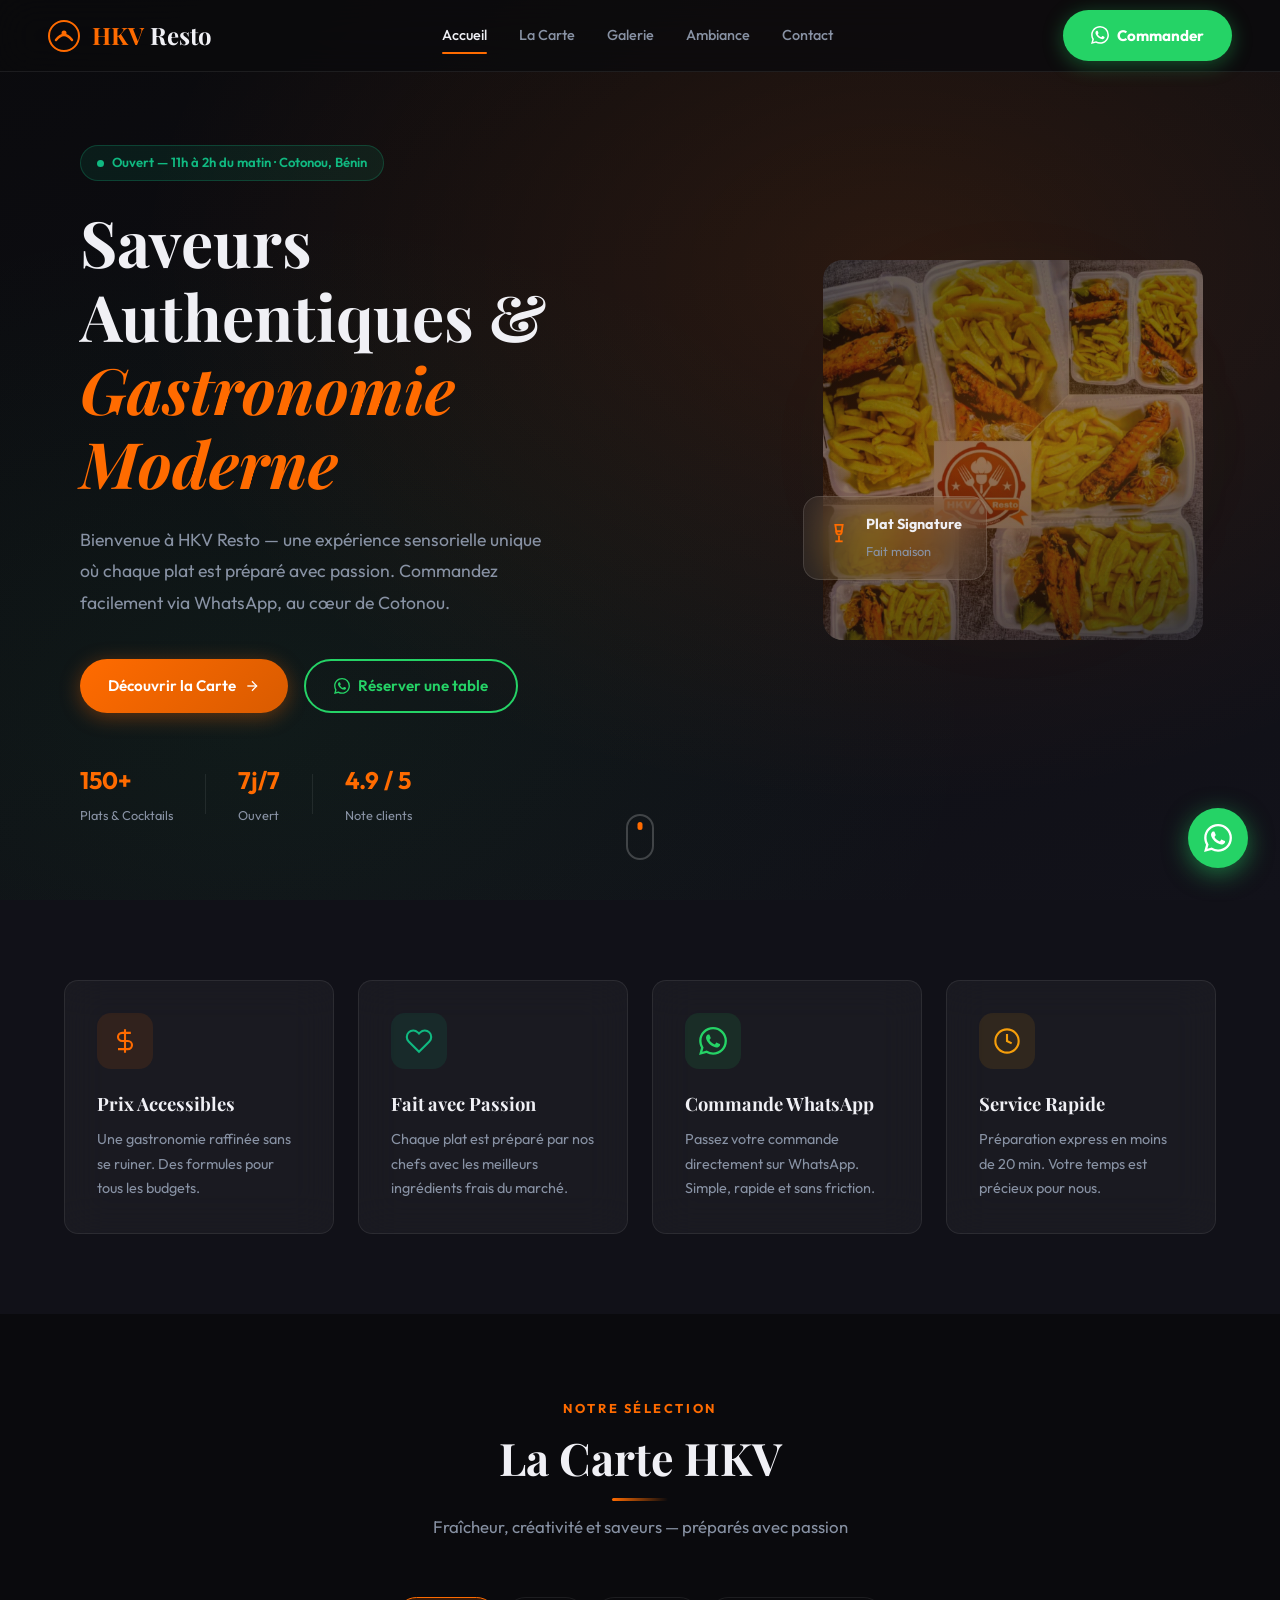
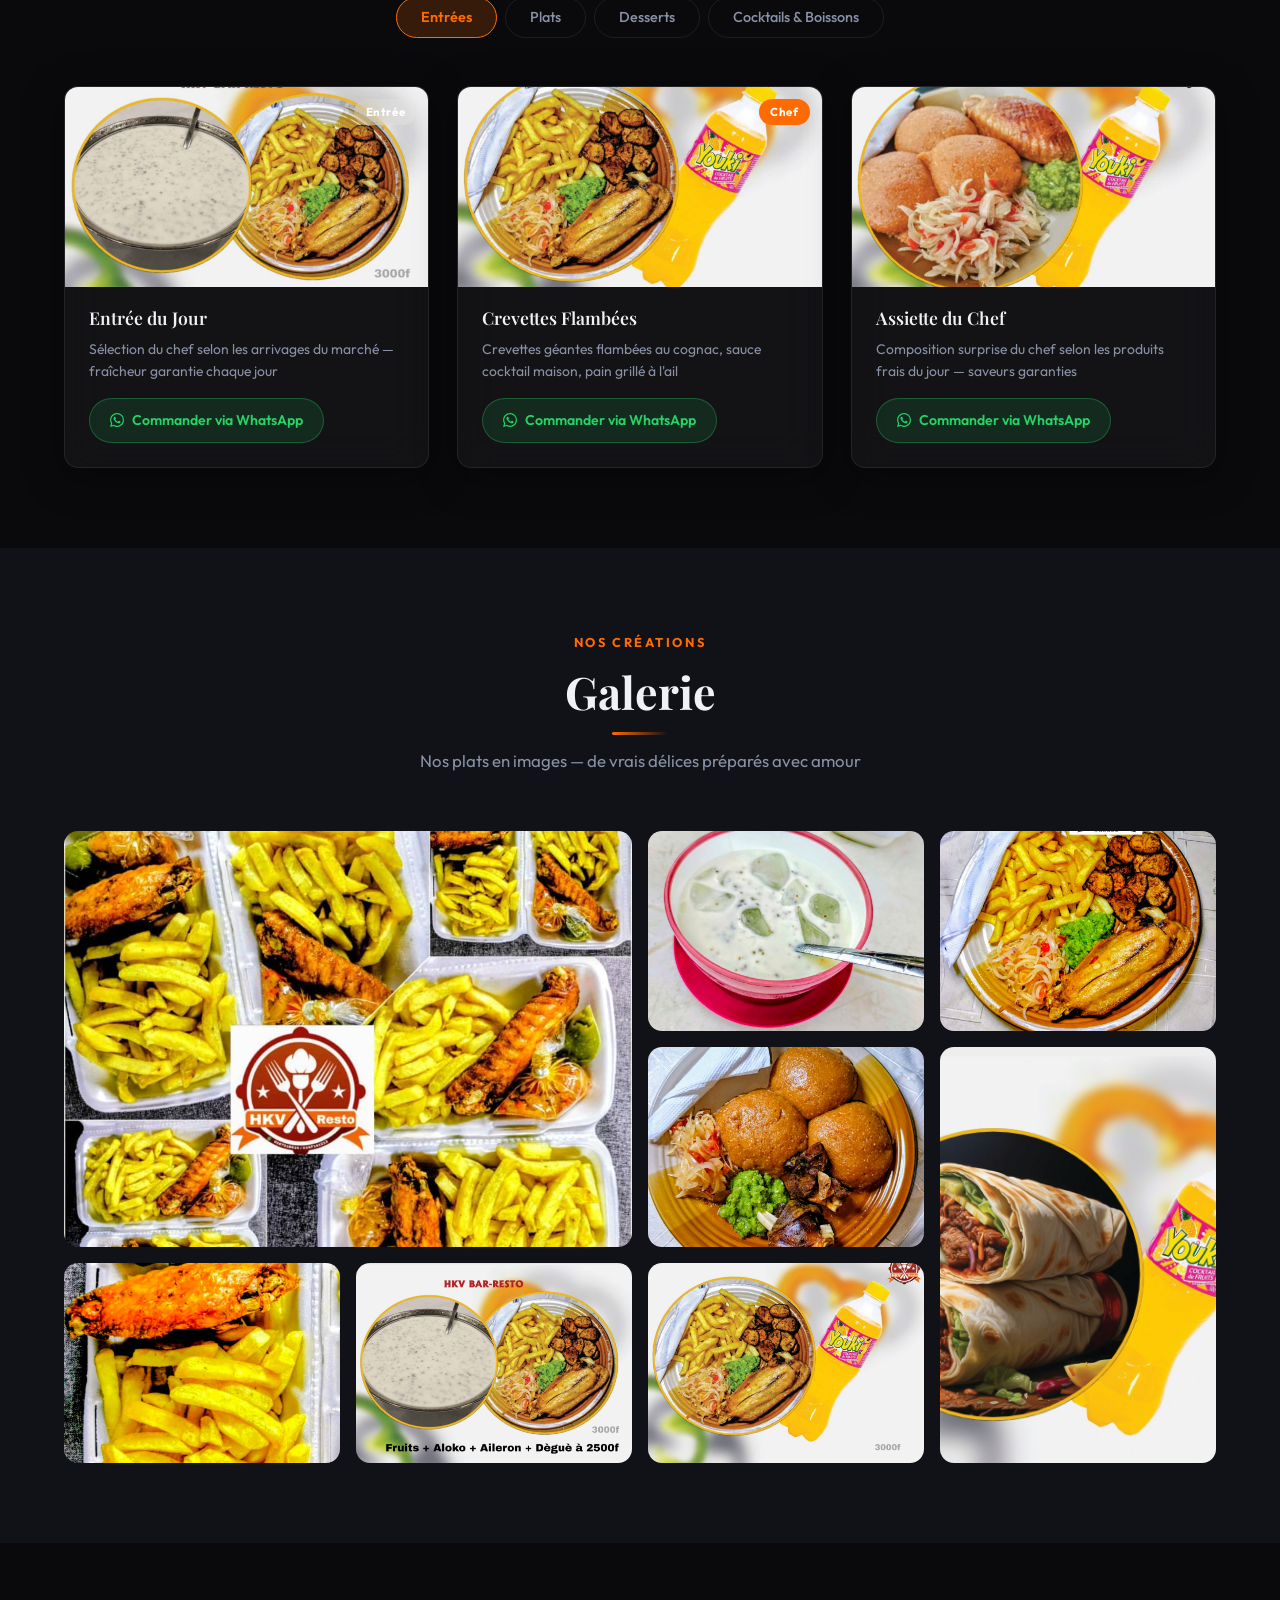
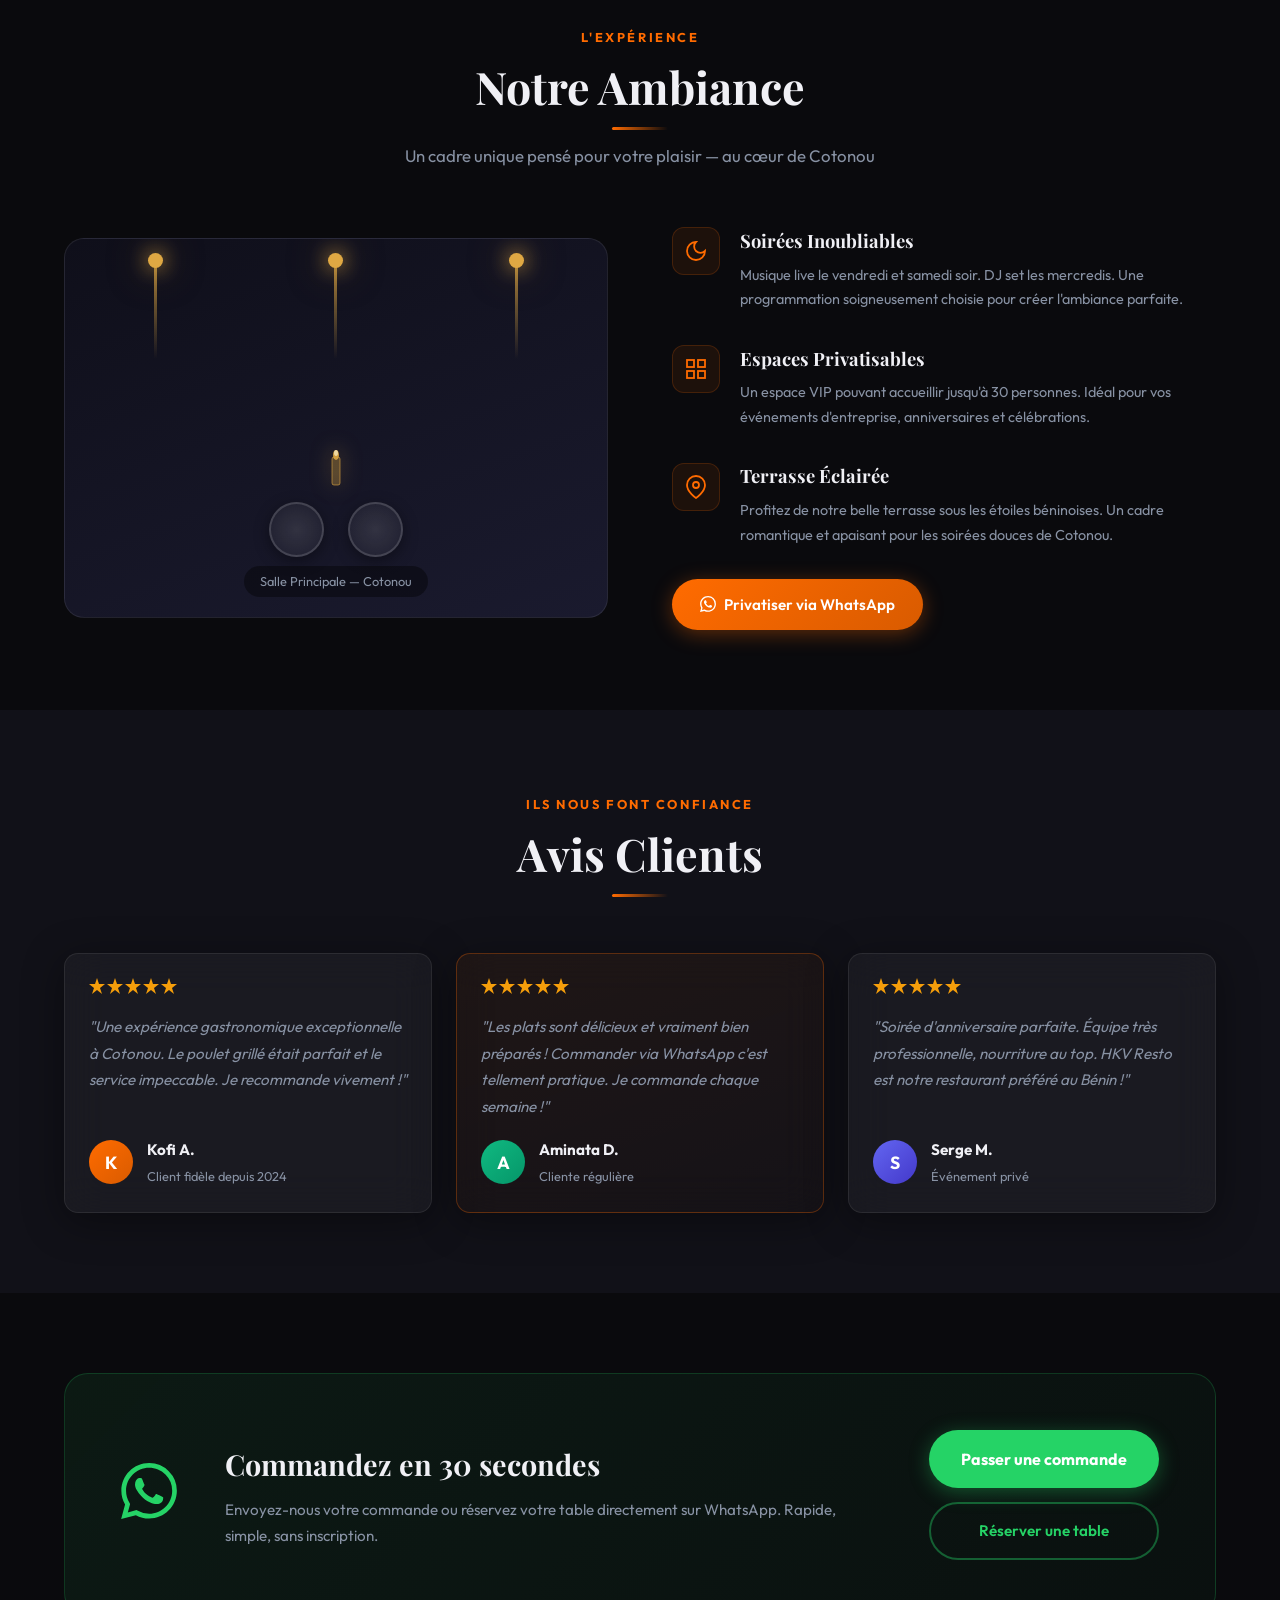
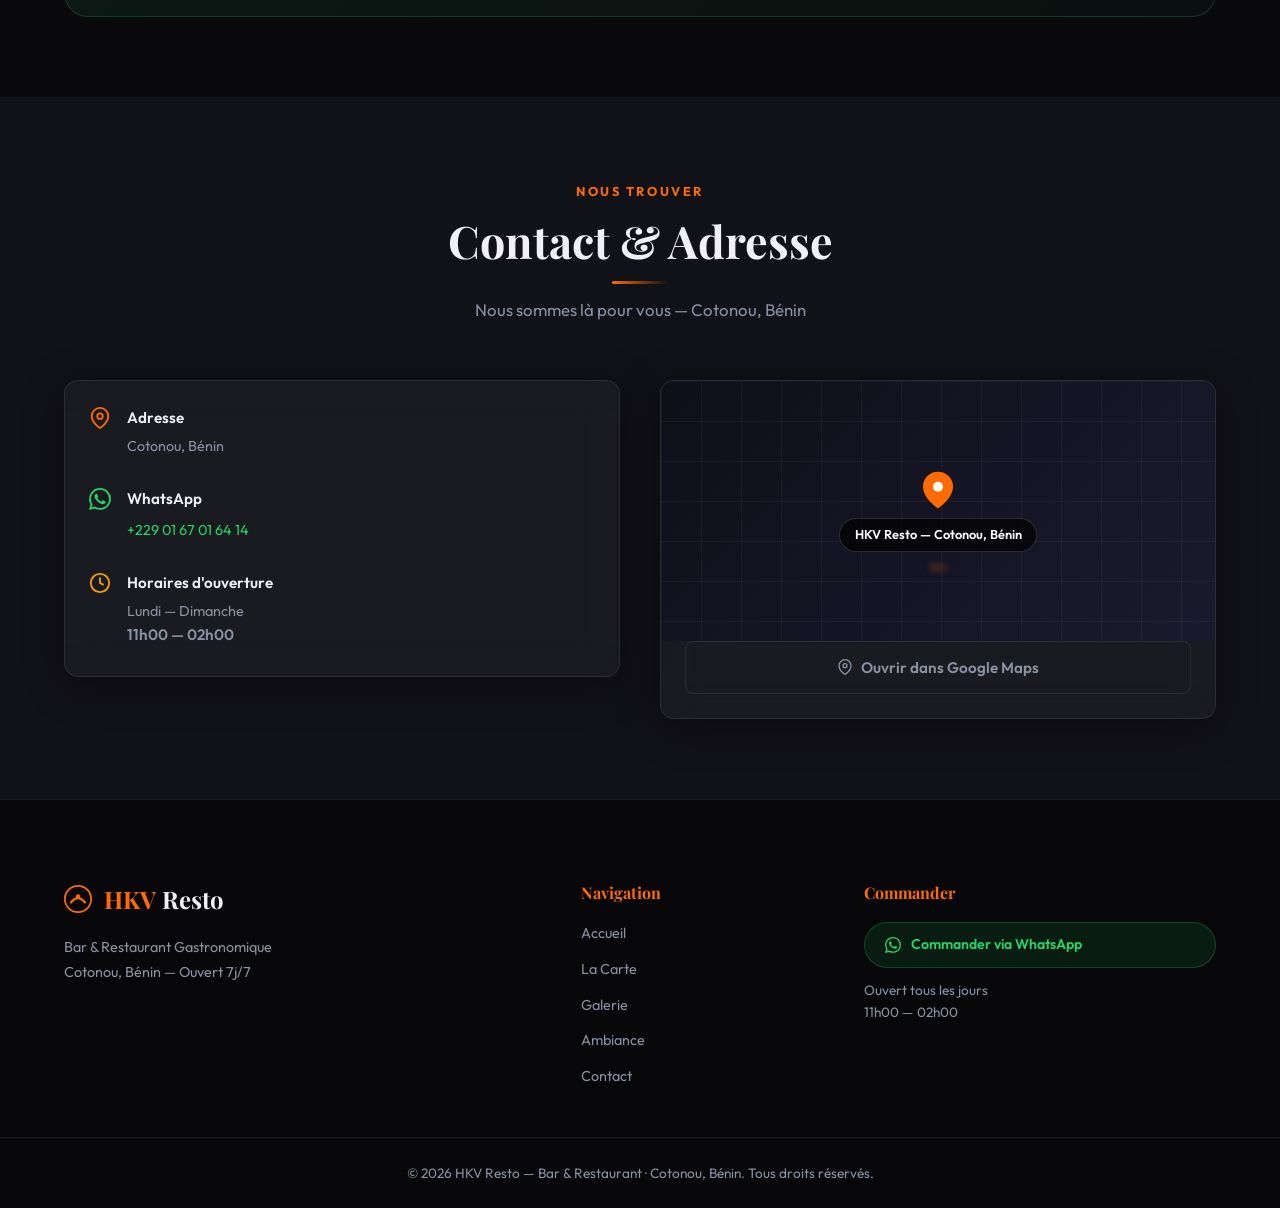
<file: index.html>
<!DOCTYPE html>
<html lang="fr">
<head>
    <meta charset="UTF-8">
    <meta name="viewport" content="width=device-width, initial-scale=1.0, viewport-fit=cover">
    <title>HKV Resto — Bar &amp; Restaurant Moderne | Cotonou, Bénin</title>
    <meta name="description" content="HKV Resto, votre bar &amp; restaurant gastronomique à Cotonou. Cocktails exquis, gastronomie moderne, ambiance unique. Commandez via WhatsApp. Ouvert 7j/7.">
    <meta property="og:title" content="HKV Resto — Bar &amp; Restaurant Moderne | Cotonou">
    <meta property="og:description" content="Cocktails exquis &amp; gastronomie moderne à Cotonou, Bénin. Commandez via WhatsApp.">
    <meta name="theme-color" content="#ff6b00">
    <link rel="manifest" href="manifest.json">
    <link rel="preconnect" href="https://fonts.googleapis.com">
    <link rel="preconnect" href="https://fonts.gstatic.com" crossorigin>
    <link href="https://fonts.googleapis.com/css2?family=Outfit:wght@300;400;500;600;700&family=Playfair+Display:ital,wght@0,400;0,600;0,700;1,400&display=swap" rel="stylesheet">
    <link rel="stylesheet" href="styles.css">
</head>
<body>

    <!-- ======= HEADER ======= -->
    <header class="main-header" id="main-header">
        <div class="logo">
            <div class="logo-icon">
                <svg width="32" height="32" viewBox="0 0 32 32" fill="none">
                    <circle cx="16" cy="16" r="15" stroke="#ff6b00" stroke-width="2"/>
                    <path d="M8 20 Q16 10 24 20" stroke="#ff6b00" stroke-width="2.5" fill="none" stroke-linecap="round"/>
                    <circle cx="16" cy="13" r="2.5" fill="#ff6b00"/>
                </svg>
            </div>
            <span class="logo-text"><span class="logo-accent">HKV</span> Resto</span>
        </div>
        <nav class="main-nav" id="main-nav">
            <a href="#accueil" class="nav-link active">Accueil</a>
            <a href="#menu" class="nav-link">La Carte</a>
            <a href="#galerie" class="nav-link">Galerie</a>
            <a href="#ambiance" class="nav-link">Ambiance</a>
            <a href="#contact" class="nav-link">Contact</a>
        </nav>
        <div class="header-actions">
            <a href="https://wa.me/2290167016414?text=Bonjour%20HKV%20Resto%2C%20je%20voudrais%20passer%20une%20commande%20!"
               class="btn btn-whatsapp" target="_blank" id="btn-header-order">
                <svg width="18" height="18" viewBox="0 0 24 24" fill="currentColor"><path d="M17.472 14.382c-.297-.149-1.758-.867-2.03-.967-.273-.099-.471-.148-.67.15-.197.297-.767.966-.94 1.164-.173.199-.347.223-.644.075-.297-.15-1.255-.463-2.39-1.475-.883-.788-1.48-1.761-1.653-2.059-.173-.297-.018-.458.13-.606.134-.133.298-.347.446-.52.149-.174.198-.298.298-.497.099-.198.05-.371-.025-.52-.075-.149-.669-1.612-.916-2.207-.242-.579-.487-.5-.669-.51-.173-.008-.371-.01-.57-.01-.198 0-.52.074-.792.372-.272.297-1.04 1.016-1.04 2.479 0 1.462 1.065 2.875 1.213 3.074.149.198 2.096 3.2 5.077 4.487.709.306 1.262.489 1.694.625.712.227 1.36.195 1.871.118.571-.085 1.758-.719 2.006-1.413.248-.694.248-1.289.173-1.413-.074-.124-.272-.198-.57-.347m-5.421 7.403h-.004a9.87 9.87 0 01-5.031-1.378l-.361-.214-3.741.982.998-3.648-.235-.374a9.86 9.86 0 01-1.51-5.26c.001-5.45 4.436-9.884 9.888-9.884 2.64 0 5.122 1.03 6.988 2.898a9.825 9.825 0 012.893 6.994c-.003 5.45-4.437 9.884-9.885 9.884m8.413-18.297A11.815 11.815 0 0012.05 0C5.495 0 .16 5.335.157 11.892c0 2.096.547 4.142 1.588 5.945L.057 24l6.305-1.654a11.882 11.882 0 005.683 1.448h.005c6.554 0 11.89-5.335 11.893-11.893a11.821 11.821 0 00-3.48-8.413Z"/></svg>
                Commander
            </a>
            <button class="burger" id="burger-btn" aria-label="Menu">
                <span></span><span></span><span></span>
            </button>
        </div>
    </header>

    <div class="mobile-overlay" id="mobile-overlay"></div>

    <!-- ======= HERO ======= -->
    <section id="accueil" class="hero-section">
        <div class="hero-bg">
            <div class="hero-particles" id="hero-particles"></div>
            <div class="hero-visual">
                <!-- Hero image -->
                <div class="hero-img-wrap">
                    <img src="images/plat1.jpg" alt="Plat signature HKV Resto" class="hero-food-img">
                    <div class="hero-img-overlay"></div>
                </div>
                <div class="hero-glass-card">
                    <div class="glass-icon-svg">
                        <svg width="22" height="22" viewBox="0 0 24 24" fill="none" stroke="#ff6b00" stroke-width="2"><path d="M8 2h8l-1 7H9L8 2z"/><path d="M9 9c0 5 6 5 6 0"/><line x1="12" y1="14" x2="12" y2="20"/><line x1="8" y1="20" x2="16" y2="20"/></svg>
                    </div>
                    <div>
                        <strong>Plat Signature</strong>
                        <span>Fait maison</span>
                    </div>
                </div>
                <div class="hero-glow-orb orb-1"></div>
                <div class="hero-glow-orb orb-2"></div>
            </div>
        </div>
        <div class="hero-content">
            <span class="hero-badge">
                <span class="badge-dot"></span>
                Ouvert — 11h à 2h du matin · Cotonou, Bénin
            </span>
            <h1 class="hero-title">
                Saveurs Authentiques &amp;<br>
                <em>Gastronomie Moderne</em>
            </h1>
            <p class="hero-desc">
                Bienvenue à HKV Resto — une expérience sensorielle unique où chaque plat est préparé avec passion. Commandez facilement via WhatsApp, au cœur de Cotonou.
            </p>
            <div class="hero-actions">
                <a href="#menu" class="btn btn-primary" id="btn-hero-carte">
                    Découvrir la Carte
                    <svg width="16" height="16" viewBox="0 0 24 24" fill="none" stroke="currentColor" stroke-width="2"><line x1="5" y1="12" x2="19" y2="12"/><polyline points="12 5 19 12 12 19"/></svg>
                </a>
                <a href="https://wa.me/2290167016414?text=Bonjour%20HKV%20Resto%2C%20je%20voudrais%20faire%20une%20r%C3%A9servation%20!"
                   class="btn btn-whatsapp-outline" target="_blank" id="btn-hero-reservation">
                    <svg width="16" height="16" viewBox="0 0 24 24" fill="currentColor"><path d="M17.472 14.382c-.297-.149-1.758-.867-2.03-.967-.273-.099-.471-.148-.67.15-.197.297-.767.966-.94 1.164-.173.199-.347.223-.644.075-.297-.15-1.255-.463-2.39-1.475-.883-.788-1.48-1.761-1.653-2.059-.173-.297-.018-.458.13-.606.134-.133.298-.347.446-.52.149-.174.198-.298.298-.497.099-.198.05-.371-.025-.52-.075-.149-.669-1.612-.916-2.207-.242-.579-.487-.5-.669-.51-.173-.008-.371-.01-.57-.01-.198 0-.52.074-.792.372-.272.297-1.04 1.016-1.04 2.479 0 1.462 1.065 2.875 1.213 3.074.149.198 2.096 3.2 5.077 4.487.709.306 1.262.489 1.694.625.712.227 1.36.195 1.871.118.571-.085 1.758-.719 2.006-1.413.248-.694.248-1.289.173-1.413-.074-.124-.272-.198-.57-.347m-5.421 7.403h-.004a9.87 9.87 0 01-5.031-1.378l-.361-.214-3.741.982.998-3.648-.235-.374a9.86 9.86 0 01-1.51-5.26c.001-5.45 4.436-9.884 9.888-9.884 2.64 0 5.122 1.03 6.988 2.898a9.825 9.825 0 012.893 6.994c-.003 5.45-4.437 9.884-9.885 9.884m8.413-18.297A11.815 11.815 0 0012.05 0C5.495 0 .16 5.335.157 11.892c0 2.096.547 4.142 1.588 5.945L.057 24l6.305-1.654a11.882 11.882 0 005.683 1.448h.005c6.554 0 11.89-5.335 11.893-11.893a11.821 11.821 0 00-3.48-8.413Z"/></svg>
                    Réserver une table
                </a>
            </div>
            <div class="hero-stats">
                <div class="hero-stat">
                    <strong>150+</strong>
                    <span>Plats &amp; Cocktails</span>
                </div>
                <div class="stat-divider"></div>
                <div class="hero-stat">
                    <strong>7j/7</strong>
                    <span>Ouvert</span>
                </div>
                <div class="stat-divider"></div>
                <div class="hero-stat">
                    <strong>4.9 / 5</strong>
                    <span>Note clients</span>
                </div>
            </div>
        </div>
        <div class="scroll-indicator"><div class="scroll-dot"></div></div>
    </section>

    <!-- ======= FEATURES ======= -->
    <section class="features-section">
        <div class="container">
            <div class="features-grid">
                <div class="feature-card">
                    <div class="feature-icon" style="background:rgba(255,107,0,.1);color:#ff6b00">
                        <svg width="28" height="28" viewBox="0 0 24 24" fill="none" stroke="currentColor" stroke-width="1.8"><path d="M12 2v20M17 5H9.5a3.5 3.5 0 0 0 0 7h5a3.5 3.5 0 0 1 0 7H6"/></svg>
                    </div>
                    <h3>Prix Accessibles</h3>
                    <p>Une gastronomie raffinée sans se ruiner. Des formules pour tous les budgets.</p>
                </div>
                <div class="feature-card">
                    <div class="feature-icon" style="background:rgba(16,185,129,.1);color:#10b981">
                        <svg width="28" height="28" viewBox="0 0 24 24" fill="none" stroke="currentColor" stroke-width="1.8"><path d="M20.84 4.61a5.5 5.5 0 0 0-7.78 0L12 5.67l-1.06-1.06a5.5 5.5 0 0 0-7.78 7.78l1.06 1.06L12 21.23l7.78-7.78 1.06-1.06a5.5 5.5 0 0 0 0-7.78z"/></svg>
                    </div>
                    <h3>Fait avec Passion</h3>
                    <p>Chaque plat est préparé par nos chefs avec les meilleurs ingrédients frais du marché.</p>
                </div>
                <div class="feature-card">
                    <div class="feature-icon" style="background:rgba(37,211,102,.1);color:#25d366">
                        <svg width="28" height="28" viewBox="0 0 24 24" fill="currentColor"><path d="M17.472 14.382c-.297-.149-1.758-.867-2.03-.967-.273-.099-.471-.148-.67.15-.197.297-.767.966-.94 1.164-.173.199-.347.223-.644.075-.297-.15-1.255-.463-2.39-1.475-.883-.788-1.48-1.761-1.653-2.059-.173-.297-.018-.458.13-.606.134-.133.298-.347.446-.52.149-.174.198-.298.298-.497.099-.198.05-.371-.025-.52-.075-.149-.669-1.612-.916-2.207-.242-.579-.487-.5-.669-.51-.173-.008-.371-.01-.57-.01-.198 0-.52.074-.792.372-.272.297-1.04 1.016-1.04 2.479 0 1.462 1.065 2.875 1.213 3.074.149.198 2.096 3.2 5.077 4.487.709.306 1.262.489 1.694.625.712.227 1.36.195 1.871.118.571-.085 1.758-.719 2.006-1.413.248-.694.248-1.289.173-1.413-.074-.124-.272-.198-.57-.347m-5.421 7.403h-.004a9.87 9.87 0 01-5.031-1.378l-.361-.214-3.741.982.998-3.648-.235-.374a9.86 9.86 0 01-1.51-5.26c.001-5.45 4.436-9.884 9.888-9.884 2.64 0 5.122 1.03 6.988 2.898a9.825 9.825 0 012.893 6.994c-.003 5.45-4.437 9.884-9.885 9.884m8.413-18.297A11.815 11.815 0 0012.05 0C5.495 0 .16 5.335.157 11.892c0 2.096.547 4.142 1.588 5.945L.057 24l6.305-1.654a11.882 11.882 0 005.683 1.448h.005c6.554 0 11.89-5.335 11.893-11.893a11.821 11.821 0 00-3.48-8.413Z"/></svg>
                    </div>
                    <h3>Commande WhatsApp</h3>
                    <p>Passez votre commande directement sur WhatsApp. Simple, rapide et sans friction.</p>
                </div>
                <div class="feature-card">
                    <div class="feature-icon" style="background:rgba(245,158,11,.1);color:#f59e0b">
                        <svg width="28" height="28" viewBox="0 0 24 24" fill="none" stroke="currentColor" stroke-width="1.8"><circle cx="12" cy="12" r="10"/><polyline points="12 6 12 12 16 14"/></svg>
                    </div>
                    <h3>Service Rapide</h3>
                    <p>Préparation express en moins de 20 min. Votre temps est précieux pour nous.</p>
                </div>
            </div>
        </div>
    </section>

    <!-- ======= MENU ======= -->
    <section id="menu" class="menu-section">
        <div class="container">
            <div class="section-header">
                <span class="section-eyebrow">Notre Sélection</span>
                <h2 class="section-title">La Carte HKV</h2>
                <p class="section-subtitle">Fraîcheur, créativité et saveurs — préparés avec passion</p>
            </div>
            <div class="menu-tabs" id="menu-tabs">
                <button class="menu-tab active" data-tab="entrees">Entrées</button>
                <button class="menu-tab" data-tab="plats">Plats</button>
                <button class="menu-tab" data-tab="desserts">Desserts</button>
                <button class="menu-tab" data-tab="boissons">Cocktails &amp; Boissons</button>
            </div>

            <!-- ENTREES -->
            <div class="menu-tab-content active" id="tab-entrees">
                <div class="menu-grid">
                    <div class="menu-card card">
                        <div class="menu-card-visual">
                            <img src="images/plat6.jpg" alt="Entrée fraîcheur HKV" class="menu-img">
                            <div class="menu-card-tag">Entrée</div>
                        </div>
                        <div class="menu-card-body">
                            <div class="menu-card-header">
                                <h3 class="menu-card-title">Entrée du Jour</h3>
                            </div>
                            <p class="menu-card-desc">Sélection du chef selon les arrivages du marché — fraîcheur garantie chaque jour</p>
                            <a href="https://wa.me/2290167016414?text=Bonjour%20HKV%20Resto%2C%20je%20voudrais%20commander%20l%27Entr%C3%A9e%20du%20Jour%20svp%20!" class="btn btn-order" target="_blank">
                                <svg width="14" height="14" viewBox="0 0 24 24" fill="currentColor"><path d="M17.472 14.382c-.297-.149-1.758-.867-2.03-.967-.273-.099-.471-.148-.67.15-.197.297-.767.966-.94 1.164-.173.199-.347.223-.644.075-.297-.15-1.255-.463-2.39-1.475-.883-.788-1.48-1.761-1.653-2.059-.173-.297-.018-.458.13-.606.134-.133.298-.347.446-.52.149-.174.198-.298.298-.497.099-.198.05-.371-.025-.52-.075-.149-.669-1.612-.916-2.207-.242-.579-.487-.5-.669-.51-.173-.008-.371-.01-.57-.01-.198 0-.52.074-.792.372-.272.297-1.04 1.016-1.04 2.479 0 1.462 1.065 2.875 1.213 3.074.149.198 2.096 3.2 5.077 4.487.709.306 1.262.489 1.694.625.712.227 1.36.195 1.871.118.571-.085 1.758-.719 2.006-1.413.248-.694.248-1.289.173-1.413-.074-.124-.272-.198-.57-.347m-5.421 7.403h-.004a9.87 9.87 0 01-5.031-1.378l-.361-.214-3.741.982.998-3.648-.235-.374a9.86 9.86 0 01-1.51-5.26c.001-5.45 4.436-9.884 9.888-9.884 2.64 0 5.122 1.03 6.988 2.898a9.825 9.825 0 012.893 6.994c-.003 5.45-4.437 9.884-9.885 9.884m8.413-18.297A11.815 11.815 0 0012.05 0C5.495 0 .16 5.335.157 11.892c0 2.096.547 4.142 1.588 5.945L.057 24l6.305-1.654a11.882 11.882 0 005.683 1.448h.005c6.554 0 11.89-5.335 11.893-11.893a11.821 11.821 0 00-3.48-8.413Z"/></svg>
                                Commander via WhatsApp
                            </a>
                        </div>
                    </div>
                    <div class="menu-card card">
                        <div class="menu-card-visual">
                            <img src="images/plat7.jpg" alt="Crevettes flambées HKV" class="menu-img">
                            <div class="menu-card-tag" style="background:#ff6b00">Chef</div>
                        </div>
                        <div class="menu-card-body">
                            <div class="menu-card-header">
                                <h3 class="menu-card-title">Crevettes Flambées</h3>
                            </div>
                            <p class="menu-card-desc">Crevettes géantes flambées au cognac, sauce cocktail maison, pain grillé à l'ail</p>
                            <a href="https://wa.me/2290167016414?text=Bonjour%20HKV%20Resto%2C%20je%20voudrais%20commander%20des%20Crevettes%20Flamb%C3%A9es%20svp%20!" class="btn btn-order" target="_blank">
                                <svg width="14" height="14" viewBox="0 0 24 24" fill="currentColor"><path d="M17.472 14.382c-.297-.149-1.758-.867-2.03-.967-.273-.099-.471-.148-.67.15-.197.297-.767.966-.94 1.164-.173.199-.347.223-.644.075-.297-.15-1.255-.463-2.39-1.475-.883-.788-1.48-1.761-1.653-2.059-.173-.297-.018-.458.13-.606.134-.133.298-.347.446-.52.149-.174.198-.298.298-.497.099-.198.05-.371-.025-.52-.075-.149-.669-1.612-.916-2.207-.242-.579-.487-.5-.669-.51-.173-.008-.371-.01-.57-.01-.198 0-.52.074-.792.372-.272.297-1.04 1.016-1.04 2.479 0 1.462 1.065 2.875 1.213 3.074.149.198 2.096 3.2 5.077 4.487.709.306 1.262.489 1.694.625.712.227 1.36.195 1.871.118.571-.085 1.758-.719 2.006-1.413.248-.694.248-1.289.173-1.413-.074-.124-.272-.198-.57-.347m-5.421 7.403h-.004a9.87 9.87 0 01-5.031-1.378l-.361-.214-3.741.982.998-3.648-.235-.374a9.86 9.86 0 01-1.51-5.26c.001-5.45 4.436-9.884 9.888-9.884 2.64 0 5.122 1.03 6.988 2.898a9.825 9.825 0 012.893 6.994c-.003 5.45-4.437 9.884-9.885 9.884m8.413-18.297A11.815 11.815 0 0012.05 0C5.495 0 .16 5.335.157 11.892c0 2.096.547 4.142 1.588 5.945L.057 24l6.305-1.654a11.882 11.882 0 005.683 1.448h.005c6.554 0 11.89-5.335 11.893-11.893a11.821 11.821 0 00-3.48-8.413Z"/></svg>
                                Commander via WhatsApp
                            </a>
                        </div>
                    </div>
                    <div class="menu-card card">
                        <div class="menu-card-visual">
                            <img src="images/plat8.jpg" alt="Plat du chef HKV" class="menu-img">
                        </div>
                        <div class="menu-card-body">
                            <div class="menu-card-header">
                                <h3 class="menu-card-title">Assiette du Chef</h3>
                            </div>
                            <p class="menu-card-desc">Composition surprise du chef selon les produits frais du jour — saveurs garanties</p>
                            <a href="https://wa.me/2290167016414?text=Bonjour%20HKV%20Resto%2C%20je%20voudrais%20commander%20l%27Assiette%20du%20Chef%20svp%20!" class="btn btn-order" target="_blank">
                                <svg width="14" height="14" viewBox="0 0 24 24" fill="currentColor"><path d="M17.472 14.382c-.297-.149-1.758-.867-2.03-.967-.273-.099-.471-.148-.67.15-.197.297-.767.966-.94 1.164-.173.199-.347.223-.644.075-.297-.15-1.255-.463-2.39-1.475-.883-.788-1.48-1.761-1.653-2.059-.173-.297-.018-.458.13-.606.134-.133.298-.347.446-.52.149-.174.198-.298.298-.497.099-.198.05-.371-.025-.52-.075-.149-.669-1.612-.916-2.207-.242-.579-.487-.5-.669-.51-.173-.008-.371-.01-.57-.01-.198 0-.52.074-.792.372-.272.297-1.04 1.016-1.04 2.479 0 1.462 1.065 2.875 1.213 3.074.149.198 2.096 3.2 5.077 4.487.709.306 1.262.489 1.694.625.712.227 1.36.195 1.871.118.571-.085 1.758-.719 2.006-1.413.248-.694.248-1.289.173-1.413-.074-.124-.272-.198-.57-.347m-5.421 7.403h-.004a9.87 9.87 0 01-5.031-1.378l-.361-.214-3.741.982.998-3.648-.235-.374a9.86 9.86 0 01-1.51-5.26c.001-5.45 4.436-9.884 9.888-9.884 2.64 0 5.122 1.03 6.988 2.898a9.825 9.825 0 012.893 6.994c-.003 5.45-4.437 9.884-9.885 9.884m8.413-18.297A11.815 11.815 0 0012.05 0C5.495 0 .16 5.335.157 11.892c0 2.096.547 4.142 1.588 5.945L.057 24l6.305-1.654a11.882 11.882 0 005.683 1.448h.005c6.554 0 11.89-5.335 11.893-11.893a11.821 11.821 0 00-3.48-8.413Z"/></svg>
                                Commander via WhatsApp
                            </a>
                        </div>
                    </div>
                </div>
            </div>

            <!-- PLATS -->
            <div class="menu-tab-content" id="tab-plats">
                <div class="menu-grid">
                    <div class="menu-card card featured">
                        <div class="menu-card-visual">
                            <img src="images/plat1.jpg" alt="Plat signature HKV Resto" class="menu-img">
                            <div class="menu-card-tag" style="background:#ff6b00">Signature</div>
                        </div>
                        <div class="menu-card-body">
                            <div class="menu-card-header">
                                <h3 class="menu-card-title">Poulet Grillé HKV</h3>
                            </div>
                            <p class="menu-card-desc">Poulet entier mariné aux épices maison, grillé à la perfection, servi avec frites et sauce spéciale</p>
                            <a href="https://wa.me/2290167016414?text=Bonjour%20HKV%20Resto%2C%20je%20voudrais%20commander%20le%20Poulet%20Grill%C3%A9%20HKV%20svp%20!" class="btn btn-order" target="_blank">
                                <svg width="14" height="14" viewBox="0 0 24 24" fill="currentColor"><path d="M17.472 14.382c-.297-.149-1.758-.867-2.03-.967-.273-.099-.471-.148-.67.15-.197.297-.767.966-.94 1.164-.173.199-.347.223-.644.075-.297-.15-1.255-.463-2.39-1.475-.883-.788-1.48-1.761-1.653-2.059-.173-.297-.018-.458.13-.606.134-.133.298-.347.446-.52.149-.174.198-.298.298-.497.099-.198.05-.371-.025-.52-.075-.149-.669-1.612-.916-2.207-.242-.579-.487-.5-.669-.51-.173-.008-.371-.01-.57-.01-.198 0-.52.074-.792.372-.272.297-1.04 1.016-1.04 2.479 0 1.462 1.065 2.875 1.213 3.074.149.198 2.096 3.2 5.077 4.487.709.306 1.262.489 1.694.625.712.227 1.36.195 1.871.118.571-.085 1.758-.719 2.006-1.413.248-.694.248-1.289.173-1.413-.074-.124-.272-.198-.57-.347m-5.421 7.403h-.004a9.87 9.87 0 01-5.031-1.378l-.361-.214-3.741.982.998-3.648-.235-.374a9.86 9.86 0 01-1.51-5.26c.001-5.45 4.436-9.884 9.888-9.884 2.64 0 5.122 1.03 6.988 2.898a9.825 9.825 0 012.893 6.994c-.003 5.45-4.437 9.884-9.885 9.884m8.413-18.297A11.815 11.815 0 0012.05 0C5.495 0 .16 5.335.157 11.892c0 2.096.547 4.142 1.588 5.945L.057 24l6.305-1.654a11.882 11.882 0 005.683 1.448h.005c6.554 0 11.89-5.335 11.893-11.893a11.821 11.821 0 00-3.48-8.413Z"/></svg>
                                Commander via WhatsApp
                            </a>
                        </div>
                    </div>
                    <div class="menu-card card">
                        <div class="menu-card-visual">
                            <img src="images/plat2.jpg" alt="Poisson braisé HKV" class="menu-img">
                        </div>
                        <div class="menu-card-body">
                            <div class="menu-card-header">
                                <h3 class="menu-card-title">Poisson Braisé</h3>
                            </div>
                            <p class="menu-card-desc">Poisson frais braisé au feu de bois, sauce tomate pimentée maison, riz ou frites</p>
                            <a href="https://wa.me/2290167016414?text=Bonjour%20HKV%20Resto%2C%20je%20voudrais%20commander%20le%20Poisson%20Brais%C3%A9%20svp%20!" class="btn btn-order" target="_blank">
                                <svg width="14" height="14" viewBox="0 0 24 24" fill="currentColor"><path d="M17.472 14.382c-.297-.149-1.758-.867-2.03-.967-.273-.099-.471-.148-.67.15-.197.297-.767.966-.94 1.164-.173.199-.347.223-.644.075-.297-.15-1.255-.463-2.39-1.475-.883-.788-1.48-1.761-1.653-2.059-.173-.297-.018-.458.13-.606.134-.133.298-.347.446-.52.149-.174.198-.298.298-.497.099-.198.05-.371-.025-.52-.075-.149-.669-1.612-.916-2.207-.242-.579-.487-.5-.669-.51-.173-.008-.371-.01-.57-.01-.198 0-.52.074-.792.372-.272.297-1.04 1.016-1.04 2.479 0 1.462 1.065 2.875 1.213 3.074.149.198 2.096 3.2 5.077 4.487.709.306 1.262.489 1.694.625.712.227 1.36.195 1.871.118.571-.085 1.758-.719 2.006-1.413.248-.694.248-1.289.173-1.413-.074-.124-.272-.198-.57-.347m-5.421 7.403h-.004a9.87 9.87 0 01-5.031-1.378l-.361-.214-3.741.982.998-3.648-.235-.374a9.86 9.86 0 01-1.51-5.26c.001-5.45 4.436-9.884 9.888-9.884 2.64 0 5.122 1.03 6.988 2.898a9.825 9.825 0 012.893 6.994c-.003 5.45-4.437 9.884-9.885 9.884m8.413-18.297A11.815 11.815 0 0012.05 0C5.495 0 .16 5.335.157 11.892c0 2.096.547 4.142 1.588 5.945L.057 24l6.305-1.654a11.882 11.882 0 005.683 1.448h.005c6.554 0 11.89-5.335 11.893-11.893a11.821 11.821 0 00-3.48-8.413Z"/></svg>
                                Commander via WhatsApp
                            </a>
                        </div>
                    </div>
                    <div class="menu-card card">
                        <div class="menu-card-visual">
                            <img src="images/plat3.jpg" alt="Viande grillée HKV" class="menu-img">
                        </div>
                        <div class="menu-card-body">
                            <div class="menu-card-header">
                                <h3 class="menu-card-title">Brochettes Mixtes</h3>
                            </div>
                            <p class="menu-card-desc">Brochettes de viande et poulet marinées, légumes grillés, sauce arachide maison</p>
                            <a href="https://wa.me/2290167016414?text=Bonjour%20HKV%20Resto%2C%20je%20voudrais%20commander%20des%20Brochettes%20Mixtes%20svp%20!" class="btn btn-order" target="_blank">
                                <svg width="14" height="14" viewBox="0 0 24 24" fill="currentColor"><path d="M17.472 14.382c-.297-.149-1.758-.867-2.03-.967-.273-.099-.471-.148-.67.15-.197.297-.767.966-.94 1.164-.173.199-.347.223-.644.075-.297-.15-1.255-.463-2.39-1.475-.883-.788-1.48-1.761-1.653-2.059-.173-.297-.018-.458.13-.606.134-.133.298-.347.446-.52.149-.174.198-.298.298-.497.099-.198.05-.371-.025-.52-.075-.149-.669-1.612-.916-2.207-.242-.579-.487-.5-.669-.51-.173-.008-.371-.01-.57-.01-.198 0-.52.074-.792.372-.272.297-1.04 1.016-1.04 2.479 0 1.462 1.065 2.875 1.213 3.074.149.198 2.096 3.2 5.077 4.487.709.306 1.262.489 1.694.625.712.227 1.36.195 1.871.118.571-.085 1.758-.719 2.006-1.413.248-.694.248-1.289.173-1.413-.074-.124-.272-.198-.57-.347m-5.421 7.403h-.004a9.87 9.87 0 01-5.031-1.378l-.361-.214-3.741.982.998-3.648-.235-.374a9.86 9.86 0 01-1.51-5.26c.001-5.45 4.436-9.884 9.888-9.884 2.64 0 5.122 1.03 6.988 2.898a9.825 9.825 0 012.893 6.994c-.003 5.45-4.437 9.884-9.885 9.884m8.413-18.297A11.815 11.815 0 0012.05 0C5.495 0 .16 5.335.157 11.892c0 2.096.547 4.142 1.588 5.945L.057 24l6.305-1.654a11.882 11.882 0 005.683 1.448h.005c6.554 0 11.89-5.335 11.893-11.893a11.821 11.821 0 00-3.48-8.413Z"/></svg>
                                Commander via WhatsApp
                            </a>
                        </div>
                    </div>
                </div>
            </div>

            <!-- DESSERTS -->
            <div class="menu-tab-content" id="tab-desserts">
                <div class="menu-grid">
                    <div class="menu-card card">
                        <div class="menu-card-visual">
                            <img src="images/plat4.jpg" alt="Dessert HKV" class="menu-img">
                            <div class="menu-card-tag" style="background:#ff6b00">Top vente</div>
                        </div>
                        <div class="menu-card-body">
                            <div class="menu-card-header">
                                <h3 class="menu-card-title">Dessert Maison</h3>
                            </div>
                            <p class="menu-card-desc">Création sucrée du chef, préparée avec des fruits frais de saison et des saveurs locales</p>
                            <a href="https://wa.me/2290167016414?text=Bonjour%20HKV%20Resto%2C%20je%20voudrais%20commander%20un%20Dessert%20Maison%20svp%20!" class="btn btn-order" target="_blank">
                                <svg width="14" height="14" viewBox="0 0 24 24" fill="currentColor"><path d="M17.472 14.382c-.297-.149-1.758-.867-2.03-.967-.273-.099-.471-.148-.67.15-.197.297-.767.966-.94 1.164-.173.199-.347.223-.644.075-.297-.15-1.255-.463-2.39-1.475-.883-.788-1.48-1.761-1.653-2.059-.173-.297-.018-.458.13-.606.134-.133.298-.347.446-.52.149-.174.198-.298.298-.497.099-.198.05-.371-.025-.52-.075-.149-.669-1.612-.916-2.207-.242-.579-.487-.5-.669-.51-.173-.008-.371-.01-.57-.01-.198 0-.52.074-.792.372-.272.297-1.04 1.016-1.04 2.479 0 1.462 1.065 2.875 1.213 3.074.149.198 2.096 3.2 5.077 4.487.709.306 1.262.489 1.694.625.712.227 1.36.195 1.871.118.571-.085 1.758-.719 2.006-1.413.248-.694.248-1.289.173-1.413-.074-.124-.272-.198-.57-.347m-5.421 7.403h-.004a9.87 9.87 0 01-5.031-1.378l-.361-.214-3.741.982.998-3.648-.235-.374a9.86 9.86 0 01-1.51-5.26c.001-5.45 4.436-9.884 9.888-9.884 2.64 0 5.122 1.03 6.988 2.898a9.825 9.825 0 012.893 6.994c-.003 5.45-4.437 9.884-9.885 9.884m8.413-18.297A11.815 11.815 0 0012.05 0C5.495 0 .16 5.335.157 11.892c0 2.096.547 4.142 1.588 5.945L.057 24l6.305-1.654a11.882 11.882 0 005.683 1.448h.005c6.554 0 11.89-5.335 11.893-11.893a11.821 11.821 0 00-3.48-8.413Z"/></svg>
                                Commander via WhatsApp
                            </a>
                        </div>
                    </div>
                    <div class="menu-card card">
                        <div class="menu-card-visual">
                            <img src="images/plat5.jpg" alt="Spécialité sucrée HKV" class="menu-img">
                        </div>
                        <div class="menu-card-body">
                            <div class="menu-card-header">
                                <h3 class="menu-card-title">Spécialité Sucrée</h3>
                            </div>
                            <p class="menu-card-desc">Douceur maison aux saveurs tropicales, texture fondante et coulis fruité</p>
                            <a href="https://wa.me/2290167016414?text=Bonjour%20HKV%20Resto%2C%20je%20voudrais%20commander%20une%20Sp%C3%A9cialit%C3%A9%20Sucr%C3%A9e%20svp%20!" class="btn btn-order" target="_blank">
                                <svg width="14" height="14" viewBox="0 0 24 24" fill="currentColor"><path d="M17.472 14.382c-.297-.149-1.758-.867-2.03-.967-.273-.099-.471-.148-.67.15-.197.297-.767.966-.94 1.164-.173.199-.347.223-.644.075-.297-.15-1.255-.463-2.39-1.475-.883-.788-1.48-1.761-1.653-2.059-.173-.297-.018-.458.13-.606.134-.133.298-.347.446-.52.149-.174.198-.298.298-.497.099-.198.05-.371-.025-.52-.075-.149-.669-1.612-.916-2.207-.242-.579-.487-.5-.669-.51-.173-.008-.371-.01-.57-.01-.198 0-.52.074-.792.372-.272.297-1.04 1.016-1.04 2.479 0 1.462 1.065 2.875 1.213 3.074.149.198 2.096 3.2 5.077 4.487.709.306 1.262.489 1.694.625.712.227 1.36.195 1.871.118.571-.085 1.758-.719 2.006-1.413.248-.694.248-1.289.173-1.413-.074-.124-.272-.198-.57-.347m-5.421 7.403h-.004a9.87 9.87 0 01-5.031-1.378l-.361-.214-3.741.982.998-3.648-.235-.374a9.86 9.86 0 01-5.031-1.378l-.361-.214-3.741.982.998-3.648-.235-.374a9.86 9.86 0 01-1.51-5.26c.001-5.45 4.436-9.884 9.888-9.884 2.64 0 5.122 1.03 6.988 2.898a9.825 9.825 0 012.893 6.994c-.003 5.45-4.437 9.884-9.885 9.884m8.413-18.297A11.815 11.815 0 0012.05 0C5.495 0 .16 5.335.157 11.892c0 2.096.547 4.142 1.588 5.945L.057 24l6.305-1.654a11.882 11.882 0 005.683 1.448h.005c6.554 0 11.89-5.335 11.893-11.893a11.821 11.821 0 00-3.48-8.413Z"/></svg>
                                Commander via WhatsApp
                            </a>
                        </div>
                    </div>
                    <div class="menu-card card">
                        <div class="menu-card-visual">
                            <img src="images/plat9.jpg" alt="Douceur du jour HKV" class="menu-img">
                        </div>
                        <div class="menu-card-body">
                            <div class="menu-card-header">
                                <h3 class="menu-card-title">Douceur du Jour</h3>
                            </div>
                            <p class="menu-card-desc">Dessert du chef selon inspiration — surprenez vos papilles avec notre création du jour</p>
                            <a href="https://wa.me/2290167016414?text=Bonjour%20HKV%20Resto%2C%20je%20voudrais%20commander%20la%20Douceur%20du%20Jour%20svp%20!" class="btn btn-order" target="_blank">
                                <svg width="14" height="14" viewBox="0 0 24 24" fill="currentColor"><path d="M17.472 14.382c-.297-.149-1.758-.867-2.03-.967-.273-.099-.471-.148-.67.15-.197.297-.767.966-.94 1.164-.173.199-.347.223-.644.075-.297-.15-1.255-.463-2.39-1.475-.883-.788-1.48-1.761-1.653-2.059-.173-.297-.018-.458.13-.606.134-.133.298-.347.446-.52.149-.174.198-.298.298-.497.099-.198.05-.371-.025-.52-.075-.149-.669-1.612-.916-2.207-.242-.579-.487-.5-.669-.51-.173-.008-.371-.01-.57-.01-.198 0-.52.074-.792.372-.272.297-1.04 1.016-1.04 2.479 0 1.462 1.065 2.875 1.213 3.074.149.198 2.096 3.2 5.077 4.487.709.306 1.262.489 1.694.625.712.227 1.36.195 1.871.118.571-.085 1.758-.719 2.006-1.413.248-.694.248-1.289.173-1.413-.074-.124-.272-.198-.57-.347m-5.421 7.403h-.004a9.87 9.87 0 01-5.031-1.378l-.361-.214-3.741.982.998-3.648-.235-.374a9.86 9.86 0 01-1.51-5.26c.001-5.45 4.436-9.884 9.888-9.884 2.64 0 5.122 1.03 6.988 2.898a9.825 9.825 0 012.893 6.994c-.003 5.45-4.437 9.884-9.885 9.884m8.413-18.297A11.815 11.815 0 0012.05 0C5.495 0 .16 5.335.157 11.892c0 2.096.547 4.142 1.588 5.945L.057 24l6.305-1.654a11.882 11.882 0 005.683 1.448h.005c6.554 0 11.89-5.335 11.893-11.893a11.821 11.821 0 00-3.48-8.413Z"/></svg>
                                Commander via WhatsApp
                            </a>
                        </div>
                    </div>
                </div>
            </div>

            <!-- BOISSONS -->
            <div class="menu-tab-content" id="tab-boissons">
                <div class="menu-grid">
                    <div class="menu-card card">
                        <div class="menu-card-visual" style="background:linear-gradient(135deg,#001a0a,#004020)">
                            <div class="card-icon-wrap">
                                <svg width="48" height="48" viewBox="0 0 24 24" fill="none" stroke="rgba(255,255,255,0.7)" stroke-width="1.2"><path d="M8 2h8l-1 7H9L8 2z"/><path d="M9 9c0 5 6 5 6 0"/><line x1="12" y1="14" x2="12" y2="20"/><line x1="8" y1="20" x2="16" y2="20"/></svg>
                            </div>
                            <div class="menu-card-tag" style="background:#10b981">Best-seller</div>
                        </div>
                        <div class="menu-card-body">
                            <div class="menu-card-header">
                                <h3 class="menu-card-title">Mojito Framboise</h3>
                            </div>
                            <p class="menu-card-desc">Rhum blanc, framboises fraîches, menthe, citron vert, eau pétillante, sucre de canne</p>
                            <a href="https://wa.me/2290167016414?text=Bonjour%20HKV%20Resto%2C%20je%20voudrais%20commander%20un%20Mojito%20Framboise%20svp%20!" class="btn btn-order" target="_blank">
                                <svg width="14" height="14" viewBox="0 0 24 24" fill="currentColor"><path d="M17.472 14.382c-.297-.149-1.758-.867-2.03-.967-.273-.099-.471-.148-.67.15-.197.297-.767.966-.94 1.164-.173.199-.347.223-.644.075-.297-.15-1.255-.463-2.39-1.475-.883-.788-1.48-1.761-1.653-2.059-.173-.297-.018-.458.13-.606.134-.133.298-.347.446-.52.149-.174.198-.298.298-.497.099-.198.05-.371-.025-.52-.075-.149-.669-1.612-.916-2.207-.242-.579-.487-.5-.669-.51-.173-.008-.371-.01-.57-.01-.198 0-.52.074-.792.372-.272.297-1.04 1.016-1.04 2.479 0 1.462 1.065 2.875 1.213 3.074.149.198 2.096 3.2 5.077 4.487.709.306 1.262.489 1.694.625.712.227 1.36.195 1.871.118.571-.085 1.758-.719 2.006-1.413.248-.694.248-1.289.173-1.413-.074-.124-.272-.198-.57-.347m-5.421 7.403h-.004a9.87 9.87 0 01-5.031-1.378l-.361-.214-3.741.982.998-3.648-.235-.374a9.86 9.86 0 01-1.51-5.26c.001-5.45 4.436-9.884 9.888-9.884 2.64 0 5.122 1.03 6.988 2.898a9.825 9.825 0 012.893 6.994c-.003 5.45-4.437 9.884-9.885 9.884m8.413-18.297A11.815 11.815 0 0012.05 0C5.495 0 .16 5.335.157 11.892c0 2.096.547 4.142 1.588 5.945L.057 24l6.305-1.654a11.882 11.882 0 005.683 1.448h.005c6.554 0 11.89-5.335 11.893-11.893a11.821 11.821 0 00-3.48-8.413Z"/></svg>
                                Commander via WhatsApp
                            </a>
                        </div>
                    </div>
                    <div class="menu-card card">
                        <div class="menu-card-visual" style="background:linear-gradient(135deg,#1a0d00,#4a2200)">
                            <div class="card-icon-wrap">
                                <svg width="48" height="48" viewBox="0 0 24 24" fill="none" stroke="rgba(255,255,255,0.7)" stroke-width="1.2"><path d="M8 2h8l-1 7H9L8 2z"/><path d="M9 9c0 5 6 5 6 0"/><line x1="12" y1="14" x2="12" y2="20"/><line x1="8" y1="20" x2="16" y2="20"/></svg>
                            </div>
                        </div>
                        <div class="menu-card-body">
                            <div class="menu-card-header">
                                <h3 class="menu-card-title">Passion Tropical HKV</h3>
                            </div>
                            <p class="menu-card-desc">Vodka premium, jus de passion, mangue, sirop gingembre, décoration fleur comestible</p>
                            <a href="https://wa.me/2290167016414?text=Bonjour%20HKV%20Resto%2C%20je%20voudrais%20commander%20un%20Passion%20Tropical%20HKV%20svp%20!" class="btn btn-order" target="_blank">
                                <svg width="14" height="14" viewBox="0 0 24 24" fill="currentColor"><path d="M17.472 14.382c-.297-.149-1.758-.867-2.03-.967-.273-.099-.471-.148-.67.15-.197.297-.767.966-.94 1.164-.173.199-.347.223-.644.075-.297-.15-1.255-.463-2.39-1.475-.883-.788-1.48-1.761-1.653-2.059-.173-.297-.018-.458.13-.606.134-.133.298-.347.446-.52.149-.174.198-.298.298-.497.099-.198.05-.371-.025-.52-.075-.149-.669-1.612-.916-2.207-.242-.579-.487-.5-.669-.51-.173-.008-.371-.01-.57-.01-.198 0-.52.074-.792.372-.272.297-1.04 1.016-1.04 2.479 0 1.462 1.065 2.875 1.213 3.074.149.198 2.096 3.2 5.077 4.487.709.306 1.262.489 1.694.625.712.227 1.36.195 1.871.118.571-.085 1.758-.719 2.006-1.413.248-.694.248-1.289.173-1.413-.074-.124-.272-.198-.57-.347m-5.421 7.403h-.004a9.87 9.87 0 01-5.031-1.378l-.361-.214-3.741.982.998-3.648-.235-.374a9.86 9.86 0 01-1.51-5.26c.001-5.45 4.436-9.884 9.888-9.884 2.64 0 5.122 1.03 6.988 2.898a9.825 9.825 0 012.893 6.994c-.003 5.45-4.437 9.884-9.885 9.884m8.413-18.297A11.815 11.815 0 0012.05 0C5.495 0 .16 5.335.157 11.892c0 2.096.547 4.142 1.588 5.945L.057 24l6.305-1.654a11.882 11.882 0 005.683 1.448h.005c6.554 0 11.89-5.335 11.893-11.893a11.821 11.821 0 00-3.48-8.413Z"/></svg>
                                Commander via WhatsApp
                            </a>
                        </div>
                    </div>
                    <div class="menu-card card">
                        <div class="menu-card-visual" style="background:linear-gradient(135deg,#1a001a,#3d0040)">
                            <div class="card-icon-wrap">
                                <svg width="48" height="48" viewBox="0 0 24 24" fill="none" stroke="rgba(255,255,255,0.7)" stroke-width="1.2"><path d="M8 2h8l-1 7H9L8 2z"/><path d="M9 9c0 5 6 5 6 0"/><line x1="12" y1="14" x2="12" y2="20"/><line x1="8" y1="20" x2="16" y2="20"/></svg>
                            </div>
                        </div>
                        <div class="menu-card-body">
                            <div class="menu-card-header">
                                <h3 class="menu-card-title">Sangria Maison</h3>
                            </div>
                            <p class="menu-card-desc">Vin rouge fruité, cognac, oranges, citrons, pomme, cannelle, sucre roux, eau gazeuse</p>
                            <a href="https://wa.me/2290167016414?text=Bonjour%20HKV%20Resto%2C%20je%20voudrais%20commander%20une%20Sangria%20Maison%20svp%20!" class="btn btn-order" target="_blank">
                                <svg width="14" height="14" viewBox="0 0 24 24" fill="currentColor"><path d="M17.472 14.382c-.297-.149-1.758-.867-2.03-.967-.273-.099-.471-.148-.67.15-.197.297-.767.966-.94 1.164-.173.199-.347.223-.644.075-.297-.15-1.255-.463-2.39-1.475-.883-.788-1.48-1.761-1.653-2.059-.173-.297-.018-.458.13-.606.134-.133.298-.347.446-.52.149-.174.198-.298.298-.497.099-.198.05-.371-.025-.52-.075-.149-.669-1.612-.916-2.207-.242-.579-.487-.5-.669-.51-.173-.008-.371-.01-.57-.01-.198 0-.52.074-.792.372-.272.297-1.04 1.016-1.04 2.479 0 1.462 1.065 2.875 1.213 3.074.149.198 2.096 3.2 5.077 4.487.709.306 1.262.489 1.694.625.712.227 1.36.195 1.871.118.571-.085 1.758-.719 2.006-1.413.248-.694.248-1.289.173-1.413-.074-.124-.272-.198-.57-.347m-5.421 7.403h-.004a9.87 9.87 0 01-5.031-1.378l-.361-.214-3.741.982.998-3.648-.235-.374a9.86 9.86 0 01-1.51-5.26c.001-5.45 4.436-9.884 9.888-9.884 2.64 0 5.122 1.03 6.988 2.898a9.825 9.825 0 012.893 6.994c-.003 5.45-4.437 9.884-9.885 9.884m8.413-18.297A11.815 11.815 0 0012.05 0C5.495 0 .16 5.335.157 11.892c0 2.096.547 4.142 1.588 5.945L.057 24l6.305-1.654a11.882 11.882 0 005.683 1.448h.005c6.554 0 11.89-5.335 11.893-11.893a11.821 11.821 0 00-3.48-8.413Z"/></svg>
                                Commander via WhatsApp
                            </a>
                        </div>
                    </div>
                </div>
            </div>
        </div>
    </section>

    <!-- ======= GALERIE ======= -->
    <section id="galerie" class="galerie-section">
        <div class="container">
            <div class="section-header">
                <span class="section-eyebrow">Nos Créations</span>
                <h2 class="section-title">Galerie</h2>
                <p class="section-subtitle">Nos plats en images — de vrais délices préparés avec amour</p>
            </div>
            <div class="galerie-grid">
                <div class="galerie-item large">
                    <div class="galerie-visual">
                        <img src="images/plat1.jpg" alt="Poulet grillé HKV" class="galerie-img">
                        <div class="galerie-overlay"><span>Poulet Grillé Signature</span><small>Plat phare</small></div>
                    </div>
                </div>
                <div class="galerie-item">
                    <div class="galerie-visual">
                        <img src="images/plat2.jpg" alt="Poisson braisé HKV" class="galerie-img">
                        <div class="galerie-overlay"><span>Poisson Braisé</span><small>Fraîcheur garantie</small></div>
                    </div>
                </div>
                <div class="galerie-item">
                    <div class="galerie-visual">
                        <img src="images/plat3.jpg" alt="Brochettes HKV" class="galerie-img">
                        <div class="galerie-overlay"><span>Brochettes Mixtes</span><small>Saveurs grillées</small></div>
                    </div>
                </div>
                <div class="galerie-item">
                    <div class="galerie-visual">
                        <img src="images/plat4.jpg" alt="Dessert HKV" class="galerie-img">
                        <div class="galerie-overlay"><span>Dessert Maison</span><small>Douceurs du chef</small></div>
                    </div>
                </div>
                <div class="galerie-item large-v">
                    <div class="galerie-visual">
                        <img src="images/plat10.jpg" alt="Plat spécial HKV" class="galerie-img">
                        <div class="galerie-overlay"><span>Spécialité HKV</span><small>Préparation maison</small></div>
                    </div>
                </div>
                <div class="galerie-item">
                    <div class="galerie-visual">
                        <img src="images/plat5.jpg" alt="Plat du moment HKV" class="galerie-img">
                        <div class="galerie-overlay"><span>Plat du Moment</span><small>Fait maison</small></div>
                    </div>
                </div>
                <div class="galerie-item">
                    <div class="galerie-visual">
                        <img src="images/plat6.jpg" alt="Entrée du jour HKV" class="galerie-img">
                        <div class="galerie-overlay"><span>Entrée du Jour</span><small>Légèreté &amp; saveurs</small></div>
                    </div>
                </div>
                <div class="galerie-item">
                    <div class="galerie-visual">
                        <img src="images/plat7.jpg" alt="Assiette chef HKV" class="galerie-img">
                        <div class="galerie-overlay"><span>Assiette du Chef</span><small>Création exclusive</small></div>
                    </div>
                </div>
            </div>
        </div>
    </section>

    <!-- ======= AMBIANCE ======= -->
    <section id="ambiance" class="ambiance-section">
        <div class="container">
            <div class="section-header">
                <span class="section-eyebrow">L'Expérience</span>
                <h2 class="section-title">Notre Ambiance</h2>
                <p class="section-subtitle">Un cadre unique pensé pour votre plaisir — au cœur de Cotonou</p>
            </div>
            <div class="ambiance-grid">
                <div class="ambiance-scene">
                    <div class="scene-visual">
                        <div class="scene-lights">
                            <div class="light l1"></div>
                            <div class="light l2"></div>
                            <div class="light l3"></div>
                        </div>
                        <div class="scene-table">
                            <div class="scene-candle-svg">
                                <svg width="24" height="40" viewBox="0 0 24 40" fill="none">
                                    <rect x="8" y="10" width="8" height="28" rx="2" fill="rgba(223,168,67,0.3)" stroke="rgba(223,168,67,0.6)" stroke-width="1"/>
                                    <ellipse cx="12" cy="8" rx="3" ry="5" fill="#dfa843" opacity="0.9"/>
                                    <ellipse cx="12" cy="6" rx="2" ry="3" fill="#fff5cc" opacity="0.7"/>
                                </svg>
                            </div>
                            <div class="scene-plates">
                                <div class="plate"></div>
                                <div class="plate"></div>
                            </div>
                        </div>
                        <div class="scene-label">Salle Principale — Cotonou</div>
                    </div>
                </div>
                <div class="ambiance-infos">
                    <div class="ambiance-item">
                        <div class="ambiance-icon-svg">
                            <svg width="24" height="24" viewBox="0 0 24 24" fill="none" stroke="#ff6b00" stroke-width="1.8"><path d="M12 3a6 6 0 0 0 9 9 9 9 0 1 1-9-9z"/></svg>
                        </div>
                        <div>
                            <h3>Soirées Inoubliables</h3>
                            <p>Musique live le vendredi et samedi soir. DJ set les mercredis. Une programmation soigneusement choisie pour créer l'ambiance parfaite.</p>
                        </div>
                    </div>
                    <div class="ambiance-item">
                        <div class="ambiance-icon-svg">
                            <svg width="24" height="24" viewBox="0 0 24 24" fill="none" stroke="#ff6b00" stroke-width="1.8"><rect x="3" y="3" width="7" height="7"/><rect x="14" y="3" width="7" height="7"/><rect x="14" y="14" width="7" height="7"/><rect x="3" y="14" width="7" height="7"/></svg>
                        </div>
                        <div>
                            <h3>Espaces Privatisables</h3>
                            <p>Un espace VIP pouvant accueillir jusqu'à 30 personnes. Idéal pour vos événements d'entreprise, anniversaires et célébrations.</p>
                        </div>
                    </div>
                    <div class="ambiance-item">
                        <div class="ambiance-icon-svg">
                            <svg width="24" height="24" viewBox="0 0 24 24" fill="none" stroke="#ff6b00" stroke-width="1.8"><path d="M21 10c0 7-9 13-9 13s-9-6-9-13a9 9 0 0 1 18 0z"/><circle cx="12" cy="10" r="3"/></svg>
                        </div>
                        <div>
                            <h3>Terrasse Éclairée</h3>
                            <p>Profitez de notre belle terrasse sous les étoiles béninoises. Un cadre romantique et apaisant pour les soirées douces de Cotonou.</p>
                        </div>
                    </div>
                    <a href="https://wa.me/2290167016414?text=Bonjour%20HKV%20Resto%2C%20je%20voudrais%20privatiser%20une%20salle%20pour%20un%20%C3%A9v%C3%A9nement%20!"
                       class="btn btn-primary" style="width:fit-content" target="_blank" id="btn-privatiser">
                        <svg width="16" height="16" viewBox="0 0 24 24" fill="currentColor"><path d="M17.472 14.382c-.297-.149-1.758-.867-2.03-.967-.273-.099-.471-.148-.67.15-.197.297-.767.966-.94 1.164-.173.199-.347.223-.644.075-.297-.15-1.255-.463-2.39-1.475-.883-.788-1.48-1.761-1.653-2.059-.173-.297-.018-.458.13-.606.134-.133.298-.347.446-.52.149-.174.198-.298.298-.497.099-.198.05-.371-.025-.52-.075-.149-.669-1.612-.916-2.207-.242-.579-.487-.5-.669-.51-.173-.008-.371-.01-.57-.01-.198 0-.52.074-.792.372-.272.297-1.04 1.016-1.04 2.479 0 1.462 1.065 2.875 1.213 3.074.149.198 2.096 3.2 5.077 4.487.709.306 1.262.489 1.694.625.712.227 1.36.195 1.871.118.571-.085 1.758-.719 2.006-1.413.248-.694.248-1.289.173-1.413-.074-.124-.272-.198-.57-.347m-5.421 7.403h-.004a9.87 9.87 0 01-5.031-1.378l-.361-.214-3.741.982.998-3.648-.235-.374a9.86 9.86 0 01-1.51-5.26c.001-5.45 4.436-9.884 9.888-9.884 2.64 0 5.122 1.03 6.988 2.898a9.825 9.825 0 012.893 6.994c-.003 5.45-4.437 9.884-9.885 9.884m8.413-18.297A11.815 11.815 0 0012.05 0C5.495 0 .16 5.335.157 11.892c0 2.096.547 4.142 1.588 5.945L.057 24l6.305-1.654a11.882 11.882 0 005.683 1.448h.005c6.554 0 11.89-5.335 11.893-11.893a11.821 11.821 0 00-3.48-8.413Z"/></svg>
                        Privatiser via WhatsApp
                    </a>
                </div>
            </div>
        </div>
    </section>

    <!-- ======= AVIS ======= -->
    <section class="testimonials-section">
        <div class="container">
            <div class="section-header">
                <span class="section-eyebrow">Ils nous font confiance</span>
                <h2 class="section-title">Avis Clients</h2>
            </div>
            <div class="testimonials-grid">
                <div class="testimonial-card card">
                    <div class="stars-svg"><svg width="90" height="16" viewBox="0 0 90 16"><polygon points="8,0 10,6 16,6 11,10 13,16 8,12 3,16 5,10 0,6 6,6" fill="#f59e0b"/><polygon points="26,0 28,6 34,6 29,10 31,16 26,12 21,16 23,10 18,6 24,6" fill="#f59e0b"/><polygon points="44,0 46,6 52,6 47,10 49,16 44,12 39,16 41,10 36,6 42,6" fill="#f59e0b"/><polygon points="62,0 64,6 70,6 65,10 67,16 62,12 57,16 59,10 54,6 60,6" fill="#f59e0b"/><polygon points="80,0 82,6 88,6 83,10 85,16 80,12 75,16 77,10 72,6 78,6" fill="#f59e0b"/></svg></div>
                    <p>"Une expérience gastronomique exceptionnelle à Cotonou. Le poulet grillé était parfait et le service impeccable. Je recommande vivement !"</p>
                    <div class="testimonial-author">
                        <div class="author-avatar" style="background:linear-gradient(135deg,#ff6b00,#d95b00)">K</div>
                        <div><strong>Kofi A.</strong><small>Client fidèle depuis 2024</small></div>
                    </div>
                </div>
                <div class="testimonial-card card featured-testimonial">
                    <div class="stars-svg"><svg width="90" height="16" viewBox="0 0 90 16"><polygon points="8,0 10,6 16,6 11,10 13,16 8,12 3,16 5,10 0,6 6,6" fill="#f59e0b"/><polygon points="26,0 28,6 34,6 29,10 31,16 26,12 21,16 23,10 18,6 24,6" fill="#f59e0b"/><polygon points="44,0 46,6 52,6 47,10 49,16 44,12 39,16 41,10 36,6 42,6" fill="#f59e0b"/><polygon points="62,0 64,6 70,6 65,10 67,16 62,12 57,16 59,10 54,6 60,6" fill="#f59e0b"/><polygon points="80,0 82,6 88,6 83,10 85,16 80,12 75,16 77,10 72,6 78,6" fill="#f59e0b"/></svg></div>
                    <p>"Les plats sont délicieux et vraiment bien préparés ! Commander via WhatsApp c'est tellement pratique. Je commande chaque semaine !"</p>
                    <div class="testimonial-author">
                        <div class="author-avatar" style="background:linear-gradient(135deg,#10b981,#059669)">A</div>
                        <div><strong>Aminata D.</strong><small>Cliente régulière</small></div>
                    </div>
                </div>
                <div class="testimonial-card card">
                    <div class="stars-svg"><svg width="90" height="16" viewBox="0 0 90 16"><polygon points="8,0 10,6 16,6 11,10 13,16 8,12 3,16 5,10 0,6 6,6" fill="#f59e0b"/><polygon points="26,0 28,6 34,6 29,10 31,16 26,12 21,16 23,10 18,6 24,6" fill="#f59e0b"/><polygon points="44,0 46,6 52,6 47,10 49,16 44,12 39,16 41,10 36,6 42,6" fill="#f59e0b"/><polygon points="62,0 64,6 70,6 65,10 67,16 62,12 57,16 59,10 54,6 60,6" fill="#f59e0b"/><polygon points="80,0 82,6 88,6 83,10 85,16 80,12 75,16 77,10 72,6 78,6" fill="#f59e0b"/></svg></div>
                    <p>"Soirée d'anniversaire parfaite. Équipe très professionnelle, nourriture au top. HKV Resto est notre restaurant préféré au Bénin !"</p>
                    <div class="testimonial-author">
                        <div class="author-avatar" style="background:linear-gradient(135deg,#6366f1,#4338ca)">S</div>
                        <div><strong>Serge M.</strong><small>Événement privé</small></div>
                    </div>
                </div>
            </div>
        </div>
    </section>

    <!-- ======= WHATSAPP CTA ======= -->
    <section class="whatsapp-cta-section">
        <div class="container">
            <div class="whatsapp-cta-card">
                <div class="wa-cta-icon">
                    <svg width="56" height="56" viewBox="0 0 24 24" fill="currentColor"><path d="M17.472 14.382c-.297-.149-1.758-.867-2.03-.967-.273-.099-.471-.148-.67.15-.197.297-.767.966-.94 1.164-.173.199-.347.223-.644.075-.297-.15-1.255-.463-2.39-1.475-.883-.788-1.48-1.761-1.653-2.059-.173-.297-.018-.458.13-.606.134-.133.298-.347.446-.52.149-.174.198-.298.298-.497.099-.198.05-.371-.025-.52-.075-.149-.669-1.612-.916-2.207-.242-.579-.487-.5-.669-.51-.173-.008-.371-.01-.57-.01-.198 0-.52.074-.792.372-.272.297-1.04 1.016-1.04 2.479 0 1.462 1.065 2.875 1.213 3.074.149.198 2.096 3.2 5.077 4.487.709.306 1.262.489 1.694.625.712.227 1.36.195 1.871.118.571-.085 1.758-.719 2.006-1.413.248-.694.248-1.289.173-1.413-.074-.124-.272-.198-.57-.347m-5.421 7.403h-.004a9.87 9.87 0 01-5.031-1.378l-.361-.214-3.741.982.998-3.648-.235-.374a9.86 9.86 0 01-1.51-5.26c.001-5.45 4.436-9.884 9.888-9.884 2.64 0 5.122 1.03 6.988 2.898a9.825 9.825 0 012.893 6.994c-.003 5.45-4.437 9.884-9.885 9.884m8.413-18.297A11.815 11.815 0 0012.05 0C5.495 0 .16 5.335.157 11.892c0 2.096.547 4.142 1.588 5.945L.057 24l6.305-1.654a11.882 11.882 0 005.683 1.448h.005c6.554 0 11.89-5.335 11.893-11.893a11.821 11.821 0 00-3.48-8.413Z"/></svg>
                </div>
                <div class="wa-cta-text">
                    <h2>Commandez en 30 secondes</h2>
                    <p>Envoyez-nous votre commande ou réservez votre table directement sur WhatsApp. Rapide, simple, sans inscription.</p>
                </div>
                <div class="wa-cta-actions">
                    <a href="https://wa.me/2290167016414?text=Bonjour%20HKV%20Resto%2C%20je%20voudrais%20passer%20une%20commande%20!" class="btn-whatsapp-lg" target="_blank" id="btn-cta-commander">Passer une commande</a>
                    <a href="https://wa.me/2290167016414?text=Bonjour%20HKV%20Resto%2C%20je%20voudrais%20faire%20une%20r%C3%A9servation%20!" class="btn-whatsapp-outline-lg" target="_blank" id="btn-cta-reserver">Réserver une table</a>
                </div>
            </div>
        </div>
    </section>

    <!-- ======= CONTACT ======= -->
    <section id="contact" class="contact-section">
        <div class="container">
            <div class="section-header">
                <span class="section-eyebrow">Nous Trouver</span>
                <h2 class="section-title">Contact &amp; Adresse</h2>
                <p class="section-subtitle">Nous sommes là pour vous — Cotonou, Bénin</p>
            </div>
            <div class="contact-grid">
                <div class="contact-infos">
                    <div class="contact-card card">
                        <div class="contact-item">
                            <div class="contact-icon" style="color:#ff6b00"><svg width="22" height="22" viewBox="0 0 24 24" fill="none" stroke="currentColor" stroke-width="2"><path d="M21 10c0 7-9 13-9 13s-9-6-9-13a9 9 0 0 1 18 0z"/><circle cx="12" cy="10" r="3"/></svg></div>
                            <div><strong>Adresse</strong><p>Cotonou, Bénin</p></div>
                        </div>
                        <div class="contact-item">
                            <div class="contact-icon" style="color:#25d366"><svg width="22" height="22" viewBox="0 0 24 24" fill="currentColor"><path d="M17.472 14.382c-.297-.149-1.758-.867-2.03-.967-.273-.099-.471-.148-.67.15-.197.297-.767.966-.94 1.164-.173.199-.347.223-.644.075-.297-.15-1.255-.463-2.39-1.475-.883-.788-1.48-1.761-1.653-2.059-.173-.297-.018-.458.13-.606.134-.133.298-.347.446-.52.149-.174.198-.298.298-.497.099-.198.05-.371-.025-.52-.075-.149-.669-1.612-.916-2.207-.242-.579-.487-.5-.669-.51-.173-.008-.371-.01-.57-.01-.198 0-.52.074-.792.372-.272.297-1.04 1.016-1.04 2.479 0 1.462 1.065 2.875 1.213 3.074.149.198 2.096 3.2 5.077 4.487.709.306 1.262.489 1.694.625.712.227 1.36.195 1.871.118.571-.085 1.758-.719 2.006-1.413.248-.694.248-1.289.173-1.413-.074-.124-.272-.198-.57-.347m-5.421 7.403h-.004a9.87 9.87 0 01-5.031-1.378l-.361-.214-3.741.982.998-3.648-.235-.374a9.86 9.86 0 01-1.51-5.26c.001-5.45 4.436-9.884 9.888-9.884 2.64 0 5.122 1.03 6.988 2.898a9.825 9.825 0 012.893 6.994c-.003 5.45-4.437 9.884-9.885 9.884m8.413-18.297A11.815 11.815 0 0012.05 0C5.495 0 .16 5.335.157 11.892c0 2.096.547 4.142 1.588 5.945L.057 24l6.305-1.654a11.882 11.882 0 005.683 1.448h.005c6.554 0 11.89-5.335 11.893-11.893a11.821 11.821 0 00-3.48-8.413Z"/></svg></div>
                            <div><strong>WhatsApp</strong><a href="https://wa.me/2290167016414" target="_blank" style="color:#25d366">+229 01 67 01 64 14</a></div>
                        </div>
                        <div class="contact-item">
                            <div class="contact-icon" style="color:#f59e0b"><svg width="22" height="22" viewBox="0 0 24 24" fill="none" stroke="currentColor" stroke-width="2"><circle cx="12" cy="12" r="10"/><polyline points="12 6 12 12 16 14"/></svg></div>
                            <div><strong>Horaires d'ouverture</strong><p>Lundi — Dimanche<br><strong>11h00 — 02h00</strong></p></div>
                        </div>
                    </div>
                </div>
                <div class="contact-map-placeholder card">
                    <div class="map-mock">
                        <div class="map-grid"></div>
                        <div class="map-pin">
                            <svg width="40" height="40" viewBox="0 0 24 24" fill="#ff6b00"><path d="M21 10c0 7-9 13-9 13s-9-6-9-13a9 9 0 0 1 18 0z"/><circle cx="12" cy="10" r="3" fill="white"/></svg>
                            <div class="map-pin-label">HKV Resto — Cotonou, Bénin</div>
                        </div>
                    </div>
                    <a href="https://maps.google.com/?q=Cotonou+Benin" target="_blank" class="btn btn-outline" style="margin:0 1.5rem 1.5rem;display:flex;justify-content:center;border-radius:8px" id="btn-maps">
                        <svg width="16" height="16" viewBox="0 0 24 24" fill="none" stroke="currentColor" stroke-width="2"><path d="M21 10c0 7-9 13-9 13s-9-6-9-13a9 9 0 0 1 18 0z"/><circle cx="12" cy="10" r="3"/></svg>
                        Ouvrir dans Google Maps
                    </a>
                </div>
            </div>
        </div>
    </section>

    <!-- ======= FOOTER ======= -->
    <footer class="main-footer">
        <div class="container footer-content">
            <div class="footer-brand">
                <div class="logo">
                    <div class="logo-icon">
                        <svg width="28" height="28" viewBox="0 0 32 32" fill="none">
                            <circle cx="16" cy="16" r="15" stroke="#ff6b00" stroke-width="2"/>
                            <path d="M8 20 Q16 10 24 20" stroke="#ff6b00" stroke-width="2.5" fill="none" stroke-linecap="round"/>
                            <circle cx="16" cy="13" r="2.5" fill="#ff6b00"/>
                        </svg>
                    </div>
                    <span class="logo-text"><span class="logo-accent">HKV</span> Resto</span>
                </div>
                <p>Bar &amp; Restaurant Gastronomique<br>Cotonou, Bénin — Ouvert 7j/7</p>
            </div>
            <div class="footer-nav">
                <h4>Navigation</h4>
                <a href="#accueil">Accueil</a>
                <a href="#menu">La Carte</a>
                <a href="#galerie">Galerie</a>
                <a href="#ambiance">Ambiance</a>
                <a href="#contact">Contact</a>
            </div>
            <div class="footer-contact">
                <h4>Commander</h4>
                <a href="https://wa.me/2290167016414?text=Bonjour%20HKV%20Resto%2C%20je%20voudrais%20passer%20une%20commande%20!" target="_blank" class="footer-wa-btn">
                    <svg width="16" height="16" viewBox="0 0 24 24" fill="currentColor"><path d="M17.472 14.382c-.297-.149-1.758-.867-2.03-.967-.273-.099-.471-.148-.67.15-.197.297-.767.966-.94 1.164-.173.199-.347.223-.644.075-.297-.15-1.255-.463-2.39-1.475-.883-.788-1.48-1.761-1.653-2.059-.173-.297-.018-.458.13-.606.134-.133.298-.347.446-.52.149-.174.198-.298.298-.497.099-.198.05-.371-.025-.52-.075-.149-.669-1.612-.916-2.207-.242-.579-.487-.5-.669-.51-.173-.008-.371-.01-.57-.01-.198 0-.52.074-.792.372-.272.297-1.04 1.016-1.04 2.479 0 1.462 1.065 2.875 1.213 3.074.149.198 2.096 3.2 5.077 4.487.709.306 1.262.489 1.694.625.712.227 1.36.195 1.871.118.571-.085 1.758-.719 2.006-1.413.248-.694.248-1.289.173-1.413-.074-.124-.272-.198-.57-.347m-5.421 7.403h-.004a9.87 9.87 0 01-5.031-1.378l-.361-.214-3.741.982.998-3.648-.235-.374a9.86 9.86 0 01-1.51-5.26c.001-5.45 4.436-9.884 9.888-9.884 2.64 0 5.122 1.03 6.988 2.898a9.825 9.825 0 012.893 6.994c-.003 5.45-4.437 9.884-9.885 9.884m8.413-18.297A11.815 11.815 0 0012.05 0C5.495 0 .16 5.335.157 11.892c0 2.096.547 4.142 1.588 5.945L.057 24l6.305-1.654a11.882 11.882 0 005.683 1.448h.005c6.554 0 11.89-5.335 11.893-11.893a11.821 11.821 0 00-3.48-8.413Z"/></svg>
                    Commander via WhatsApp
                </a>
                <p class="footer-hours">Ouvert tous les jours<br>11h00 — 02h00</p>
            </div>
        </div>
        <div class="footer-bottom">
            <p>© 2026 HKV Resto — Bar &amp; Restaurant · Cotonou, Bénin. Tous droits réservés.</p>
        </div>
    </footer>

    <!-- Floating WhatsApp -->
    <a href="https://wa.me/2290167016414?text=Bonjour%20HKV%20Resto%2C%20je%20voudrais%20passer%20une%20commande%20!"
       class="floating-wa" target="_blank" id="floating-wa-btn" aria-label="Commander sur WhatsApp">
        <svg width="28" height="28" viewBox="0 0 24 24" fill="currentColor"><path d="M17.472 14.382c-.297-.149-1.758-.867-2.03-.967-.273-.099-.471-.148-.67.15-.197.297-.767.966-.94 1.164-.173.199-.347.223-.644.075-.297-.15-1.255-.463-2.39-1.475-.883-.788-1.48-1.761-1.653-2.059-.173-.297-.018-.458.13-.606.134-.133.298-.347.446-.52.149-.174.198-.298.298-.497.099-.198.05-.371-.025-.52-.075-.149-.669-1.612-.916-2.207-.242-.579-.487-.5-.669-.51-.173-.008-.371-.01-.57-.01-.198 0-.52.074-.792.372-.272.297-1.04 1.016-1.04 2.479 0 1.462 1.065 2.875 1.213 3.074.149.198 2.096 3.2 5.077 4.487.709.306 1.262.489 1.694.625.712.227 1.36.195 1.871.118.571-.085 1.758-.719 2.006-1.413.248-.694.248-1.289.173-1.413-.074-.124-.272-.198-.57-.347m-5.421 7.403h-.004a9.87 9.87 0 01-5.031-1.378l-.361-.214-3.741.982.998-3.648-.235-.374a9.86 9.86 0 01-1.51-5.26c.001-5.45 4.436-9.884 9.888-9.884 2.64 0 5.122 1.03 6.988 2.898a9.825 9.825 0 012.893 6.994c-.003 5.45-4.437 9.884-9.885 9.884m8.413-18.297A11.815 11.815 0 0012.05 0C5.495 0 .16 5.335.157 11.892c0 2.096.547 4.142 1.588 5.945L.057 24l6.305-1.654a11.882 11.882 0 005.683 1.448h.005c6.554 0 11.89-5.335 11.893-11.893a11.821 11.821 0 00-3.48-8.413Z"/></svg>
        <span class="floating-wa-tooltip">Commander sur WhatsApp</span>
    </a>

    <script src="script.js"></script>
</body>
</html>
</file>
<file: styles.css>
/* ========================================
   HKV RESTO — SITE VITRINE
   Design System inspiré de l'app HKV
   ======================================== */

/* ===== DESIGN TOKENS ===== */
:root {
    --color-primary: #ff6b00;
    --color-primary-dark: #d95b00;
    --color-primary-glow: rgba(255, 107, 0, 0.18);
    --color-bg-base: #0a0a0d;
    --color-bg-surface: #111118;
    --color-bg-card: rgba(255, 255, 255, 0.04);
    --color-border: rgba(255, 255, 255, 0.08);
    --color-border-glow: rgba(255, 107, 0, 0.3);
    --color-text-main: #f0f0f5;
    --color-text-muted: #8892a4;
    --color-success: #10b981;
    --color-warning: #f59e0b;
    --color-danger: #ef4444;
    --color-wa: #25d366;
    --color-wa-dark: #128c3e;

    --font-heading: 'Playfair Display', serif;
    --font-body: 'Outfit', sans-serif;

    --glass-blur: blur(20px);
    --glass-shadow: 0 8px 40px rgba(0, 0, 0, 0.4);
    --transition: all 0.35s cubic-bezier(0.4, 0, 0.2, 1);
    --border-radius: 14px;
    --border-radius-sm: 8px;
}

/* ===== RESET ===== */
*, *::before, *::after {
    margin: 0; padding: 0;
    box-sizing: border-box;
}
html { scroll-behavior: smooth; }
body {
    background-color: var(--color-bg-base);
    color: var(--color-text-main);
    font-family: var(--font-body);
    line-height: 1.65;
    overflow-x: hidden;
}
a { color: inherit; text-decoration: none; }
img { max-width: 100%; }

::-webkit-scrollbar { width: 6px; }
::-webkit-scrollbar-track { background: var(--color-bg-base); }
::-webkit-scrollbar-thumb { background: rgba(255,107,0,0.4); border-radius: 3px; }

/* ===== CONTAINER ===== */
.container {
    max-width: 1200px;
    margin: 0 auto;
    padding: 5rem 1.5rem;
}

/* ===== CARD ===== */
.card {
    background: var(--color-bg-card);
    backdrop-filter: var(--glass-blur);
    -webkit-backdrop-filter: var(--glass-blur);
    border: 1px solid var(--color-border);
    border-radius: var(--border-radius);
    padding: 1.5rem;
    box-shadow: var(--glass-shadow);
    transition: var(--transition);
}
.card:hover {
    border-color: rgba(255, 107, 0, 0.2);
}

/* ===== BUTTONS ===== */
.btn {
    display: inline-flex; align-items: center; justify-content: center; gap: 0.5rem;
    padding: 0.8rem 1.75rem;
    border-radius: 50px;
    font-family: var(--font-body);
    font-weight: 600; font-size: 0.95rem;
    cursor: pointer; border: none;
    transition: var(--transition);
    text-decoration: none;
}
.btn-primary {
    background: linear-gradient(135deg, var(--color-primary) 0%, var(--color-primary-dark) 100%);
    color: #fff;
    box-shadow: 0 4px 20px rgba(255,107,0,0.35);
}
.btn-outline {
    background: transparent;
    border: 1.5px solid var(--color-border);
    color: var(--color-text-muted);
}
.btn-whatsapp {
    background: var(--color-wa);
    color: #fff;
    font-weight: 700;
    box-shadow: 0 4px 20px rgba(37,211,102,0.35);
}
.btn-whatsapp-outline {
    background: transparent;
    border: 2px solid var(--color-wa);
    color: var(--color-wa);
}
@media (hover: hover) {
    .btn-primary:hover {
        box-shadow: 0 8px 30px rgba(255,107,0,0.55);
        transform: translateY(-2px);
    }
    .btn-outline:hover {
        border-color: var(--color-primary);
        color: var(--color-primary);
        transform: translateY(-2px);
    }
    .btn-whatsapp:hover {
        background: var(--color-wa-dark);
        box-shadow: 0 8px 30px rgba(37,211,102,0.55);
        transform: translateY(-2px);
    }
    .btn-whatsapp-outline:hover {
        background: var(--color-wa);
        color: #fff;
        transform: translateY(-2px);
    }
}

/* ===== SECTION HEADERS ===== */
.section-eyebrow {
    display: inline-block;
    font-size: 0.8rem; font-weight: 700;
    text-transform: uppercase; letter-spacing: 0.2em;
    color: var(--color-primary);
    margin-bottom: 0.75rem;
}
.section-header { text-align: center; margin-bottom: 3.5rem; }
.section-title {
    font-family: var(--font-heading);
    font-size: clamp(2rem, 4vw, 2.8rem);
    font-weight: 700;
    line-height: 1.2;
    margin-bottom: 0.75rem;
}
.section-title::after {
    content: '';
    display: block;
    width: 56px; height: 3px;
    background: linear-gradient(90deg, var(--color-primary), transparent);
    margin: 0.85rem auto 0;
    border-radius: 2px;
}
.section-subtitle { color: var(--color-text-muted); font-size: 1.05rem; }

/* ===== HEADER ===== */
.main-header {
    position: fixed; top: 0; left: 0; width: 100%;
    height: 72px;
    display: flex; align-items: center; justify-content: space-between;
    padding: 0 3rem;
    background: rgba(10,10,13,0.8);
    backdrop-filter: var(--glass-blur);
    -webkit-backdrop-filter: var(--glass-blur);
    border-bottom: 1px solid var(--color-border);
    z-index: 1000;
    transition: var(--transition);
}
.main-header.scrolled {
    background: rgba(10,10,13,0.97);
    box-shadow: 0 4px 30px rgba(0,0,0,0.5);
}
.logo { display: flex; align-items: center; gap: 0.75rem; }
.logo-icon { display: flex; }
.logo-text {
    font-family: var(--font-heading);
    font-size: 1.5rem; font-weight: 700;
}
.logo-accent { color: var(--color-primary); }

.main-nav { display: flex; gap: 2rem; }
.nav-link {
    font-size: 0.9rem; font-weight: 500;
    color: var(--color-text-muted);
    transition: var(--transition);
    position: relative; padding: 0.4rem 0;
}
.nav-link::after {
    content: ''; position: absolute;
    bottom: 0; left: 0; width: 0; height: 2px;
    background: var(--color-primary);
    transition: var(--transition);
    border-radius: 2px;
}
.nav-link:hover, .nav-link.active { color: var(--color-text-main); }
.nav-link:hover::after, .nav-link.active::after { width: 100%; }

.header-actions { display: flex; align-items: center; gap: 1.25rem; }

.burger { display: none; flex-direction: column; gap: 5px; background: none; border: none; cursor: pointer; padding: 4px; }
.burger span { display: block; width: 24px; height: 2px; background: var(--color-text-main); border-radius: 2px; transition: var(--transition); }

.mobile-overlay {
    display: none; position: fixed; inset: 0;
    background: rgba(0,0,0,0.7);
    z-index: 900; backdrop-filter: blur(4px);
}
.mobile-overlay.active { display: block; }

/* ===== HERO ===== */
.hero-section {
    position: relative;
    min-height: 100vh;
    display: flex; align-items: center;
    overflow: hidden;
    padding-top: 72px;
}
.hero-bg {
    position: absolute; inset: 0;
    background: radial-gradient(ellipse at 70% 30%, rgba(255,107,0,0.12) 0%, transparent 60%),
                radial-gradient(ellipse at 20% 80%, rgba(37,211,102,0.06) 0%, transparent 50%),
                linear-gradient(160deg, #0a0a0d 0%, #12121a 100%);
}
.hero-particles {
    position: absolute; inset: 0;
    overflow: hidden;
    pointer-events: none;
}
.particle {
    position: absolute;
    width: 3px; height: 3px;
    border-radius: 50%;
    background: var(--color-primary);
    opacity: 0;
    animation: particleFloat var(--dur, 6s) ease-in-out var(--delay, 0s) infinite;
}
@keyframes particleFloat {
    0%   { opacity: 0; transform: translateY(0) scale(0); }
    20%  { opacity: 0.6; transform: translateY(-30px) scale(1); }
    80%  { opacity: 0.3; }
    100% { opacity: 0; transform: translateY(-120px) scale(0.5); }
}

.hero-visual {
    position: absolute; right: 6%; top: 50%;
    transform: translateY(-50%);
    width: 380px; height: 380px;
    display: flex; align-items: center; justify-content: center;
}
.hero-glow-orb {
    position: absolute; border-radius: 50%;
    filter: blur(60px);
}
.orb-1 {
    width: 300px; height: 300px;
    background: radial-gradient(circle, rgba(255,107,0,0.25) 0%, transparent 70%);
    animation: orbPulse 4s ease-in-out infinite alternate;
}
.orb-2 {
    width: 200px; height: 200px;
    background: radial-gradient(circle, rgba(37,211,102,0.15) 0%, transparent 70%);
    top: 20%; right: 10%;
    animation: orbPulse 5s ease-in-out infinite alternate-reverse;
}
@keyframes orbPulse {
    from { transform: scale(1); opacity: 0.8; }
    to { transform: scale(1.2); opacity: 0.4; }
}
.hero-glass-card {
    position: absolute;
    background: rgba(255,255,255,0.06);
    backdrop-filter: blur(20px);
    border: 1px solid rgba(255,255,255,0.12);
    border-radius: 16px;
    padding: 1rem 1.5rem;
    display: flex; align-items: center; gap: 1rem;
    white-space: nowrap;
    bottom: 60px; left: -20px;
    animation: cardFloat 3s ease-in-out infinite alternate;
    z-index: 5;
}
/* Hero image */
.hero-img-wrap {
    position: absolute; inset: 0;
    border-radius: 20px;
    overflow: hidden;
    z-index: 0;
}
.hero-food-img {
    width: 100%; height: 100%;
    object-fit: cover;
    opacity: 0.6;
    filter: brightness(0.7) saturate(1.2);
    transition: transform 8s ease;
}
.hero-img-wrap:hover .hero-food-img { transform: scale(1.05); }
.hero-img-overlay {
    position: absolute; inset: 0;
    background: linear-gradient(160deg, rgba(10,10,13,0.3) 0%, rgba(255,107,0,0.15) 50%, rgba(10,10,13,0.5) 100%);
}
.hero-glass-card strong { display: block; font-size: 0.9rem; }
.hero-glass-card span { font-size: 0.8rem; color: var(--color-text-muted); }
.hero-glass-card .glass-price { color: var(--color-primary); font-weight: 700; font-size: 1rem; }
@keyframes cardFloat {
    from { transform: translateY(0); }
    to { transform: translateY(-12px); }
}
/* Floating decorative shapes (no emojis) */
.float-shape {
    position: absolute;
    border-radius: 50%;
    border: 1.5px solid rgba(255,107,0,0.25);
    animation: shapeFloat var(--d, 4s) ease-in-out infinite alternate;
}
.shape-1 {
    width: 60px; height: 60px;
    top: 20%; right: 15%; --d: 3.5s;
    background: rgba(255,107,0,0.06);
    box-shadow: 0 0 20px rgba(255,107,0,0.15);
}
.shape-2 {
    width: 40px; height: 40px;
    top: 60%; right: 8%; --d: 4.5s;
    background: rgba(37,211,102,0.06);
    border-color: rgba(37,211,102,0.2);
    box-shadow: 0 0 15px rgba(37,211,102,0.1);
}
.shape-3 {
    width: 28px; height: 28px;
    top: 35%; right: 52%; --d: 4s;
    background: rgba(255,107,0,0.04);
    box-shadow: 0 0 10px rgba(255,107,0,0.1);
}
@keyframes shapeFloat {
    from { transform: translateY(0) rotate(0deg); }
    to { transform: translateY(-18px) rotate(15deg); }
}

.hero-content {
    position: relative; z-index: 10;
    max-width: 640px;
    padding: 0 5rem;
}
.hero-badge {
    display: inline-flex; align-items: center; gap: 0.5rem;
    padding: 0.4rem 1rem;
    background: rgba(16,185,129,0.1);
    border: 1px solid rgba(16,185,129,0.25);
    border-radius: 50px;
    font-size: 0.82rem; font-weight: 600;
    color: #10b981;
    margin-bottom: 1.5rem;
}
.badge-dot {
    width: 7px; height: 7px; border-radius: 50%;
    background: #10b981;
    animation: badgeBlink 1.5s ease-in-out infinite;
}
@keyframes badgeBlink {
    0%, 100% { opacity: 1; box-shadow: 0 0 6px #10b981; }
    50% { opacity: 0.5; box-shadow: none; }
}
.hero-title {
    font-family: var(--font-heading);
    font-size: clamp(2.5rem, 5vw, 4.2rem);
    font-weight: 700; line-height: 1.15;
    margin-bottom: 1.5rem;
}
.hero-title em {
    font-style: italic;
    color: var(--color-primary);
}
.hero-desc {
    color: var(--color-text-muted);
    font-size: 1.1rem;
    margin-bottom: 2.5rem;
    line-height: 1.8;
}
.hero-actions { display: flex; gap: 1rem; flex-wrap: wrap; margin-bottom: 3rem; }
.hero-stats { display: flex; align-items: center; gap: 2rem; }
.hero-stat strong { display: block; font-size: 1.5rem; font-weight: 700; color: var(--color-primary); }
.hero-stat span { font-size: 0.8rem; color: var(--color-text-muted); }
.stat-divider { width: 1px; height: 40px; background: var(--color-border); }

.scroll-indicator {
    position: absolute; bottom: 2.5rem; left: 50%;
    transform: translateX(-50%);
    display: flex; flex-direction: column; align-items: center; gap: 0.5rem;
}
.scroll-dot {
    width: 28px; height: 46px;
    border: 2px solid rgba(255,255,255,0.2);
    border-radius: 14px;
    position: relative;
}
.scroll-dot::after {
    content: ''; position: absolute;
    top: 6px; left: 50%; transform: translateX(-50%);
    width: 5px; height: 8px;
    background: var(--color-primary);
    border-radius: 3px;
    animation: scrollDot 2s ease-in-out infinite;
}
@keyframes scrollDot {
    0% { top: 6px; opacity: 1; }
    100% { top: 24px; opacity: 0; }
}

/* ===== FEATURES ===== */
.features-section { background: var(--color-bg-surface); }
.features-grid {
    display: grid;
    grid-template-columns: repeat(auto-fit, minmax(240px, 1fr));
    gap: 1.5rem;
}
.feature-card {
    padding: 2rem;
    border: 1px solid var(--color-border);
    border-radius: var(--border-radius);
    background: var(--color-bg-card);
    backdrop-filter: var(--glass-blur);
    transition: var(--transition);
    cursor: default;
}
.feature-card:hover {
    border-color: rgba(255,107,0,0.3);
    transform: translateY(-5px);
    box-shadow: 0 12px 40px rgba(0,0,0,0.3);
}
.feature-icon {
    width: 56px; height: 56px;
    border-radius: 14px;
    display: flex; align-items: center; justify-content: center;
    margin-bottom: 1.25rem;
}
.feature-card h3 {
    font-family: var(--font-heading);
    font-size: 1.15rem; margin-bottom: 0.5rem;
}
.feature-card p { color: var(--color-text-muted); font-size: 0.9rem; line-height: 1.7; }

/* ===== MENU SECTION ===== */
.menu-section { background: var(--color-bg-base); }
.menu-tabs {
    display: flex; gap: 0.5rem;
    justify-content: center;
    flex-wrap: wrap;
    margin-bottom: 3rem;
}
.menu-tab {
    padding: 0.65rem 1.5rem;
    border-radius: 50px;
    background: transparent;
    border: 1px solid var(--color-border);
    color: var(--color-text-muted);
    font-family: var(--font-body);
    font-size: 0.9rem; font-weight: 500;
    cursor: pointer;
    transition: var(--transition);
}
.menu-tab:hover { border-color: var(--color-primary); color: var(--color-primary); }
.menu-tab.active {
    background: var(--color-primary-glow);
    border-color: var(--color-primary);
    color: var(--color-primary);
    font-weight: 600;
}
.menu-tab-content { display: none; }
.menu-tab-content.active { display: block; animation: fadeInUp 0.4s ease; }
@keyframes fadeInUp {
    from { opacity: 0; transform: translateY(20px); }
    to { opacity: 1; transform: translateY(0); }
}
.menu-grid {
    display: grid;
    grid-template-columns: repeat(auto-fill, minmax(300px, 1fr));
    gap: 1.75rem;
}
.menu-card {
    display: flex; flex-direction: column;
    overflow: hidden;
    padding: 0;
    cursor: default;
    transition: var(--transition);
}
.menu-card:hover {
    transform: translateY(-6px);
    border-color: rgba(255,107,0,0.3);
    box-shadow: 0 16px 50px rgba(0,0,0,0.4);
}
.menu-card.featured {
    border-color: rgba(255,107,0,0.35);
    box-shadow: 0 0 0 1px rgba(255,107,0,0.15), 0 8px 30px rgba(0,0,0,0.3);
}
.menu-card-visual {
    position: relative;
    height: 200px;
    display: flex; align-items: center; justify-content: center;
    overflow: hidden;
}
.menu-img {
    width: 100%; height: 100%;
    object-fit: cover;
    transition: transform 0.5s ease;
    display: block;
}
.menu-card:hover .menu-img { transform: scale(1.06); }
.card-icon-wrap {
    display: flex; align-items: center; justify-content: center;
    width: 90px; height: 90px;
    border-radius: 50%;
    background: rgba(255,255,255,0.06);
    border: 1px solid rgba(255,255,255,0.12);
    backdrop-filter: blur(10px);
    animation: iconFloat 3s ease-in-out infinite alternate;
    transition: var(--transition);
}
.menu-card:hover .card-icon-wrap {
    transform: scale(1.08);
    background: rgba(255,255,255,0.1);
    border-color: rgba(255,107,0,0.3);
}
@keyframes iconFloat {
    from { transform: translateY(0) scale(1); }
    to { transform: translateY(-8px) scale(1.05); }
}
.menu-card-tag {
    position: absolute;
    top: 12px; right: 12px;
    padding: 0.22rem 0.7rem;
    border-radius: 20px;
    font-size: 0.72rem; font-weight: 700;
    background: rgba(255,255,255,0.15);
    color: #fff;
    backdrop-filter: blur(10px);
    letter-spacing: 0.05em;
}
.menu-card-body { padding: 1.25rem 1.5rem 1.5rem; display: flex; flex-direction: column; gap: 0.5rem; flex: 1; }
.menu-card-header { display: flex; justify-content: space-between; align-items: flex-start; gap: 0.5rem; }
.menu-card-title { font-family: var(--font-heading); font-size: 1.1rem; font-weight: 600; line-height: 1.3; }
.menu-card-price { font-size: 1.05rem; font-weight: 700; color: var(--color-primary); white-space: nowrap; }
.menu-card-desc { font-size: 0.87rem; color: var(--color-text-muted); line-height: 1.6; flex: 1; }
.btn-order {
    display: inline-flex; align-items: center; gap: 0.5rem;
    padding: 0.6rem 1.25rem;
    background: rgba(37,211,102,0.12);
    border: 1px solid rgba(37,211,102,0.3);
    color: var(--color-wa);
    border-radius: 50px;
    font-size: 0.88rem; font-weight: 600;
    cursor: pointer;
    transition: var(--transition);
    text-decoration: none;
    margin-top: 0.5rem;
    width: fit-content;
}
.btn-order:hover {
    background: var(--color-wa);
    color: #fff;
    border-color: var(--color-wa);
    transform: translateY(-1px);
    box-shadow: 0 6px 20px rgba(37,211,102,0.35);
}

/* ===== GALERIE ===== */
.galerie-section { background: var(--color-bg-surface); }
.galerie-grid {
    display: grid;
    grid-template-columns: repeat(4, 1fr);
    grid-template-rows: repeat(3, 200px);
    gap: 1rem;
}
.galerie-item { position: relative; border-radius: var(--border-radius); overflow: hidden; cursor: pointer; }
.galerie-item.large { grid-column: span 2; grid-row: span 2; }
.galerie-item.large-v { grid-row: span 2; }
.galerie-visual {
    width: 100%; height: 100%;
    display: flex; align-items: center; justify-content: center;
    position: relative; overflow: hidden;
    transition: var(--transition);
}
.galerie-item:hover .galerie-visual { transform: scale(1.03); }
.galerie-img {
    width: 100%; height: 100%;
    object-fit: cover;
    display: block;
    transition: transform 0.5s ease;
}
.galerie-item:hover .galerie-img { transform: scale(1.08); }
.galerie-svg {
    display: flex; align-items: center; justify-content: center;
    z-index: 1;
    transition: var(--transition);
    width: 80px; height: 80px;
    background: rgba(255,255,255,0.06);
    border: 1px solid rgba(255,255,255,0.12);
    border-radius: 50%;
    backdrop-filter: blur(8px);
}
.galerie-item.large .galerie-svg { width: 110px; height: 110px; }
.galerie-item.large .galerie-svg svg { width: 64px; height: 64px; }
.galerie-item:hover .galerie-svg { transform: scale(1.08); background: rgba(255,255,255,0.1); }
.galerie-overlay {
    position: absolute; bottom: 0; left: 0; right: 0;
    padding: 1.25rem 1rem 1rem;
    background: linear-gradient(transparent, rgba(0,0,0,0.75));
    color: #fff;
    transform: translateY(10px);
    opacity: 0;
    transition: var(--transition);
}
.galerie-item:hover .galerie-overlay { opacity: 1; transform: translateY(0); }
.galerie-overlay span { display: block; font-weight: 600; font-size: 0.95rem; }
.galerie-overlay small { color: rgba(255,255,255,0.7); font-size: 0.8rem; }

/* ===== AMBIANCE ===== */
.ambiance-section { background: var(--color-bg-base); }
.ambiance-grid { display: grid; grid-template-columns: 1fr 1fr; gap: 4rem; align-items: center; }
.ambiance-scene { position: relative; }
.scene-visual {
    position: relative; height: 380px;
    background: linear-gradient(160deg, #0f0f1a 0%, #1a1a2e 100%);
    border-radius: 20px; overflow: hidden;
    border: 1px solid var(--color-border);
}
.scene-lights { position: absolute; top: 20px; left: 0; right: 0; display: flex; justify-content: space-around; }
.light {
    width: 3px; height: 100px;
    background: linear-gradient(to bottom, rgba(223,168,67,0.8) 0%, transparent 100%);
    position: relative;
}
.light::before {
    content: '';
    position: absolute; top: -6px; left: -6px;
    width: 15px; height: 15px; border-radius: 50%;
    background: #dfa843;
    box-shadow: 0 0 20px #dfa843, 0 0 40px rgba(223,168,67,0.5);
}
.scene-table {
    position: absolute; bottom: 60px; left: 50%; transform: translateX(-50%);
    width: 180px;
    display: flex; flex-direction: column; align-items: center; gap: 0.5rem;
}
.scene-candle-svg {
    display: flex; justify-content: center; margin-bottom: 0.4rem;
    animation: candleFlicker 1.5s ease-in-out infinite alternate;
    filter: drop-shadow(0 0 10px rgba(223,168,67,0.6));
}
@keyframes candleFlicker {
    from { filter: drop-shadow(0 0 8px rgba(223,168,67,0.8)); }
    to { filter: drop-shadow(0 0 22px rgba(223,168,67,0.4)); }
}
.scene-plates { display: flex; gap: 1.5rem; }
.plate {
    width: 55px; height: 55px; border-radius: 50%;
    background: radial-gradient(circle, rgba(255,255,255,0.12) 0%, rgba(255,255,255,0.03) 100%);
    border: 2px solid rgba(255,255,255,0.15);
    box-shadow: 0 4px 15px rgba(0,0,0,0.4);
}
.scene-label {
    position: absolute; bottom: 20px; left: 50%; transform: translateX(-50%);
    font-size: 0.8rem; color: var(--color-text-muted);
    white-space: nowrap;
    background: rgba(0,0,0,0.4); padding: 0.3rem 1rem; border-radius: 20px;
}
.ambiance-infos { display: flex; flex-direction: column; gap: 2rem; }
.ambiance-item { display: flex; gap: 1.25rem; align-items: flex-start; }
.ambiance-icon-svg {
    width: 48px; height: 48px;
    display: flex; align-items: center; justify-content: center;
    background: rgba(255,107,0,0.08);
    border: 1px solid rgba(255,107,0,0.18);
    border-radius: 12px;
    flex-shrink: 0;
    margin-top: 0.1rem;
    transition: var(--transition);
}
.ambiance-item:hover .ambiance-icon-svg {
    background: rgba(255,107,0,0.14);
    border-color: rgba(255,107,0,0.35);
    transform: scale(1.05);
}
.ambiance-item h3 { font-family: var(--font-heading); font-size: 1.15rem; margin-bottom: 0.4rem; }
.ambiance-item p { color: var(--color-text-muted); font-size: 0.9rem; line-height: 1.7; }

/* ===== TESTIMONIALS ===== */
.testimonials-section { background: var(--color-bg-surface); }
.testimonials-grid {
    display: grid; grid-template-columns: repeat(auto-fit, minmax(280px, 1fr));
    gap: 1.5rem;
}
.testimonial-card {
    display: flex; flex-direction: column; gap: 1rem;
    transition: var(--transition);
}
.testimonial-card:hover { transform: translateY(-5px); border-color: rgba(255,107,0,0.25); }
.featured-testimonial {
    border-color: rgba(255,107,0,0.3);
    background: linear-gradient(160deg, rgba(255,107,0,0.06) 0%, rgba(255,107,0,0.02) 100%);
}
.stars-svg { display: flex; margin-bottom: 0.25rem; }
.testimonial-card p { color: var(--color-text-muted); font-size: 0.95rem; font-style: italic; line-height: 1.75; flex: 1; }
.testimonial-author { display: flex; align-items: center; gap: 0.9rem; }
.author-avatar {
    width: 44px; height: 44px; border-radius: 50%;
    display: flex; align-items: center; justify-content: center;
    font-weight: 700; font-size: 1.1rem; color: #fff; flex-shrink: 0;
}
.testimonial-author strong { display: block; font-size: 0.95rem; }
.testimonial-author small { color: var(--color-text-muted); font-size: 0.8rem; }

/* ===== WHATSAPP CTA SECTION ===== */
.whatsapp-cta-section { background: var(--color-bg-base); }
.whatsapp-cta-card {
    background: linear-gradient(135deg, rgba(37,211,102,0.08) 0%, rgba(18,140,62,0.05) 100%);
    border: 1px solid rgba(37,211,102,0.2);
    border-radius: 24px;
    padding: 3.5rem;
    display: flex; align-items: center; gap: 3rem; flex-wrap: wrap;
}
.wa-cta-icon { color: var(--color-wa); flex-shrink: 0; animation: waPulse 2s ease-in-out infinite; }
@keyframes waPulse {
    0%, 100% { filter: drop-shadow(0 0 10px rgba(37,211,102,0.4)); }
    50% { filter: drop-shadow(0 0 25px rgba(37,211,102,0.7)); }
}
.wa-cta-text { flex: 1; min-width: 200px; }
.wa-cta-text h2 { font-family: var(--font-heading); font-size: 1.8rem; margin-bottom: 0.5rem; }
.wa-cta-text p { color: var(--color-text-muted); font-size: 0.95rem; line-height: 1.7; }
.wa-cta-actions { display: flex; flex-direction: column; gap: 0.85rem; flex-shrink: 0; }
.btn-whatsapp-lg {
    display: inline-flex; align-items: center; justify-content: center; gap: 0.6rem;
    padding: 1rem 2rem;
    background: var(--color-wa);
    color: #fff;
    border-radius: 50px; font-weight: 700; font-size: 1rem;
    transition: var(--transition); white-space: nowrap;
    box-shadow: 0 4px 20px rgba(37,211,102,0.35);
}
.btn-whatsapp-lg:hover { background: var(--color-wa-dark); transform: translateY(-2px); box-shadow: 0 8px 30px rgba(37,211,102,0.5); }
.btn-whatsapp-outline-lg {
    display: inline-flex; align-items: center; justify-content: center; gap: 0.6rem;
    padding: 0.9rem 2rem;
    background: transparent;
    border: 2px solid rgba(37,211,102,0.4);
    color: var(--color-wa);
    border-radius: 50px; font-weight: 600; font-size: 0.95rem;
    transition: var(--transition); white-space: nowrap;
}
.btn-whatsapp-outline-lg:hover { background: rgba(37,211,102,0.1); border-color: var(--color-wa); transform: translateY(-2px); }

/* ===== CONTACT ===== */
.contact-section { background: var(--color-bg-surface); }
.contact-grid { display: grid; grid-template-columns: 1fr 1fr; gap: 2.5rem; align-items: start; }
.contact-card { display: flex; flex-direction: column; gap: 1.75rem; }
.contact-item { display: flex; gap: 1rem; align-items: flex-start; }
.contact-icon { flex-shrink: 0; margin-top: 0.1rem; }
.contact-item strong { display: block; font-size: 0.95rem; font-weight: 600; margin-bottom: 0.3rem; }
.contact-item p, .contact-item a { color: var(--color-text-muted); font-size: 0.9rem; line-height: 1.6; }
.contact-item a:hover { color: var(--color-wa); }
.contact-map-placeholder { padding: 0; overflow: hidden; }
.map-mock {
    height: 260px; position: relative;
    background: linear-gradient(135deg, #0f0f1a 0%, #1a1a2e 100%);
    display: flex; align-items: center; justify-content: center;
    overflow: hidden;
}
.map-grid {
    position: absolute; inset: 0;
    background-image:
        linear-gradient(rgba(255,255,255,0.04) 1px, transparent 1px),
        linear-gradient(90deg, rgba(255,255,255,0.04) 1px, transparent 1px);
    background-size: 40px 40px;
}
.map-pin {
    position: relative; z-index: 2;
    display: flex; flex-direction: column; align-items: center; gap: 0.5rem;
    animation: pinBounce 2s ease-in-out infinite;
}
@keyframes pinBounce {
    0%, 100% { transform: translateY(0); }
    50% { transform: translateY(-10px); }
}
.map-pin::before {
    content: '';
    position: absolute; bottom: -18px;
    width: 20px; height: 5px;
    background: rgba(255,107,0,0.3);
    border-radius: 50%;
    filter: blur(3px);
}
.map-pin-label {
    background: rgba(0,0,0,0.7);
    color: #fff;
    padding: 0.35rem 0.9rem;
    border-radius: 20px;
    font-size: 0.8rem; font-weight: 600;
    white-space: nowrap;
    border: 1px solid rgba(255,255,255,0.15);
}
.contact-map-placeholder .btn-outline {
    display: flex; margin: 0 1.5rem 1.5rem;
    border-radius: var(--border-radius-sm);
}

/* ===== FOOTER ===== */
.main-footer { background: #070709; border-top: 1px solid var(--color-border); }
.footer-content {
    display: grid; grid-template-columns: 2fr 1fr 1.5fr;
    gap: 3rem; padding-bottom: 3rem;
}
.footer-brand { display: flex; flex-direction: column; gap: 1rem; }
.footer-brand p { color: var(--color-text-muted); font-size: 0.9rem; line-height: 1.7; }
.footer-nav, .footer-contact { display: flex; flex-direction: column; gap: 0.75rem; }
.footer-nav h4, .footer-contact h4 {
    font-family: var(--font-heading); font-size: 1rem;
    color: var(--color-primary); margin-bottom: 0.25rem;
}
.footer-nav a { color: var(--color-text-muted); font-size: 0.9rem; transition: var(--transition); }
.footer-nav a:hover { color: var(--color-primary); padding-left: 4px; }
.footer-wa-btn {
    display: inline-flex; align-items: center; gap: 0.6rem;
    padding: 0.65rem 1.25rem;
    background: rgba(37,211,102,0.1);
    border: 1px solid rgba(37,211,102,0.25);
    color: var(--color-wa);
    border-radius: 50px; font-size: 0.88rem; font-weight: 600;
    transition: var(--transition);
}
.footer-wa-btn:hover { background: var(--color-wa); color: #fff; }
.footer-hours { color: var(--color-text-muted); font-size: 0.85rem; line-height: 1.6; }
.footer-bottom {
    border-top: 1px solid var(--color-border);
    padding: 1.5rem;
    text-align: center;
    color: var(--color-text-muted);
    font-size: 0.85rem;
}

/* ===== FLOATING WHATSAPP BUTTON ===== */
.floating-wa {
    position: fixed; bottom: 2rem; right: 2rem;
    width: 60px; height: 60px; border-radius: 50%;
    background: var(--color-wa);
    color: #fff;
    display: flex; align-items: center; justify-content: center;
    box-shadow: 0 6px 24px rgba(37,211,102,0.5);
    z-index: 999;
    transition: var(--transition);
    animation: floatWA 3s ease-in-out infinite alternate;
}
@keyframes floatWA {
    from { transform: translateY(0); box-shadow: 0 6px 24px rgba(37,211,102,0.5); }
    to { transform: translateY(-6px); box-shadow: 0 14px 35px rgba(37,211,102,0.6); }
}
.floating-wa:hover { background: var(--color-wa-dark); transform: scale(1.1) translateY(-4px); }
.floating-wa-tooltip {
    position: absolute; right: 70px; top: 50%; transform: translateY(-50%);
    background: rgba(0,0,0,0.85);
    color: #fff; font-size: 0.82rem; font-weight: 600;
    padding: 0.4rem 0.9rem; border-radius: 8px;
    white-space: nowrap;
    opacity: 0; pointer-events: none;
    transition: var(--transition);
}
.floating-wa:hover .floating-wa-tooltip { opacity: 1; }

/* ===== RESPONSIVE ===== */
@media (max-width: 1024px) {
    .galerie-grid {
        grid-template-columns: repeat(3, 1fr);
        grid-template-rows: repeat(4, 180px);
    }
    .galerie-item.large { grid-column: span 2; }
    .galerie-item.large-v { grid-row: span 1; }
    .ambiance-grid { grid-template-columns: 1fr; }
    .contact-grid { grid-template-columns: 1fr; }
    .footer-content { grid-template-columns: 1fr 1fr; }
}
@media (max-width: 768px) {
    .main-nav { display: none; }
    .main-nav.open {
        display: flex; flex-direction: column; gap: 0;
        position: fixed; top: 72px; left: 0; right: 0;
        background: rgba(10,10,13,0.98);
        backdrop-filter: var(--glass-blur);
        border-bottom: 1px solid var(--color-border);
        padding: 1rem 0;
        z-index: 950;
    }
    .main-nav.open .nav-link {
        padding: 1rem 2rem;
        border-bottom: 1px solid var(--color-border);
    }
    .burger {
        display: flex;
        width: 44px;
        height: 44px;
        align-items: center;
        justify-content: center;
        flex-direction: column;
        gap: 5px;
        background: rgba(255, 255, 255, 0.05);
        border: 1px solid rgba(255, 255, 255, 0.1);
        border-radius: 8px;
        padding: 0;
    }
    .main-header { padding: 0 1.5rem; }
    .btn-whatsapp span { display: none; }
    .hero-content { padding: 0 1.5rem; }
    .hero-visual { display: none; }
    .hero-stats { gap: 1rem; flex-wrap: wrap; }
    .hero-actions { flex-direction: column; }
    .hero-actions .btn { width: 100%; justify-content: center; }
    .galerie-grid {
        grid-template-columns: 1fr 1fr;
        grid-template-rows: auto;
    }
    .galerie-item.large { grid-column: span 2; height: 220px; }
    .galerie-item.large-v { height: 180px; }
    .galerie-item { height: 160px; }
    .whatsapp-cta-card { flex-direction: column; align-items: flex-start; padding: 2rem; }
    .wa-cta-actions { width: 100%; }
    .btn-whatsapp-lg, .btn-whatsapp-outline-lg { width: 100%; }
    .footer-content { grid-template-columns: 1fr; gap: 2rem; }
    .menu-grid { grid-template-columns: 1fr; }
    .container { padding: 3.5rem 1.25rem; }
    .floating-wa { bottom: 1.25rem; right: 1.25rem; }
}
@media (max-width: 480px) {
    .hero-title { font-size: 2.2rem; }
    .features-grid { grid-template-columns: 1fr; }
    .testimonials-grid { grid-template-columns: 1fr; }
    .galerie-grid { grid-template-columns: 1fr; }
    .galerie-item.large { grid-column: span 1; }
}
</file>
